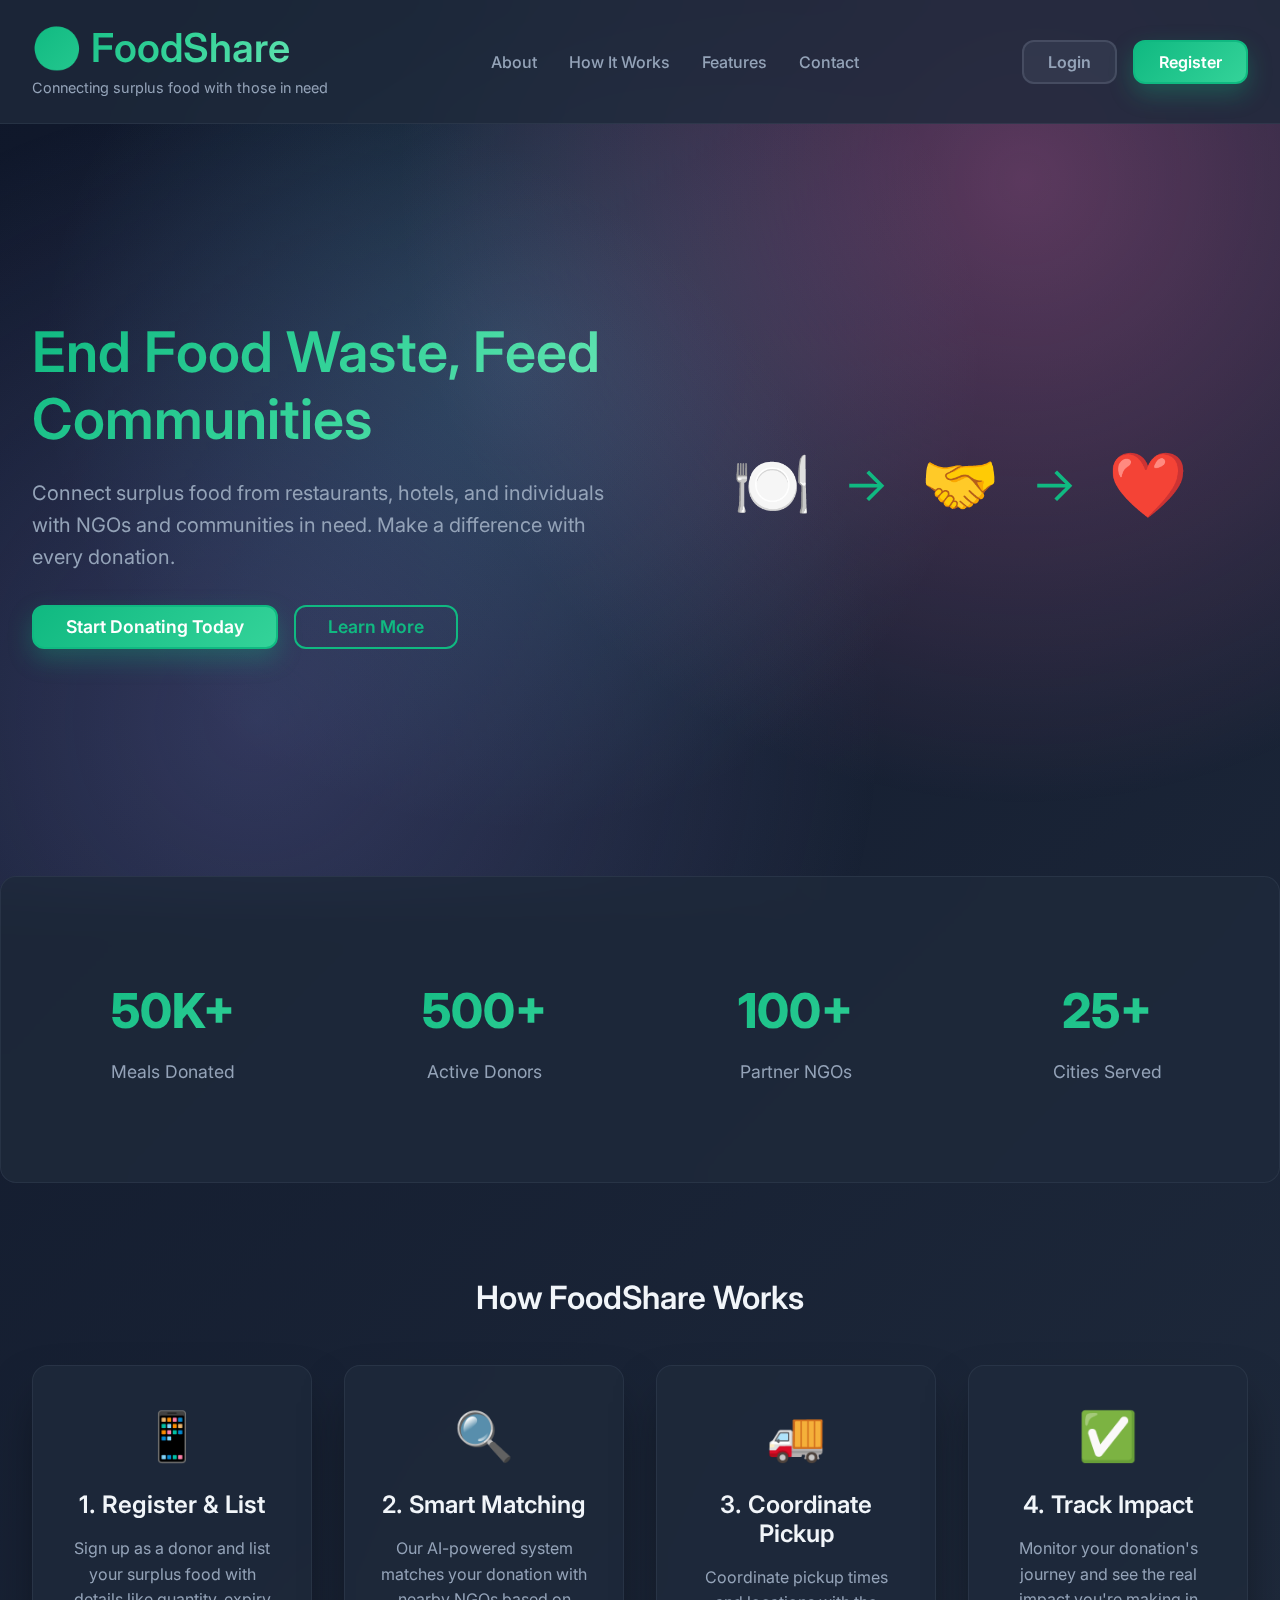
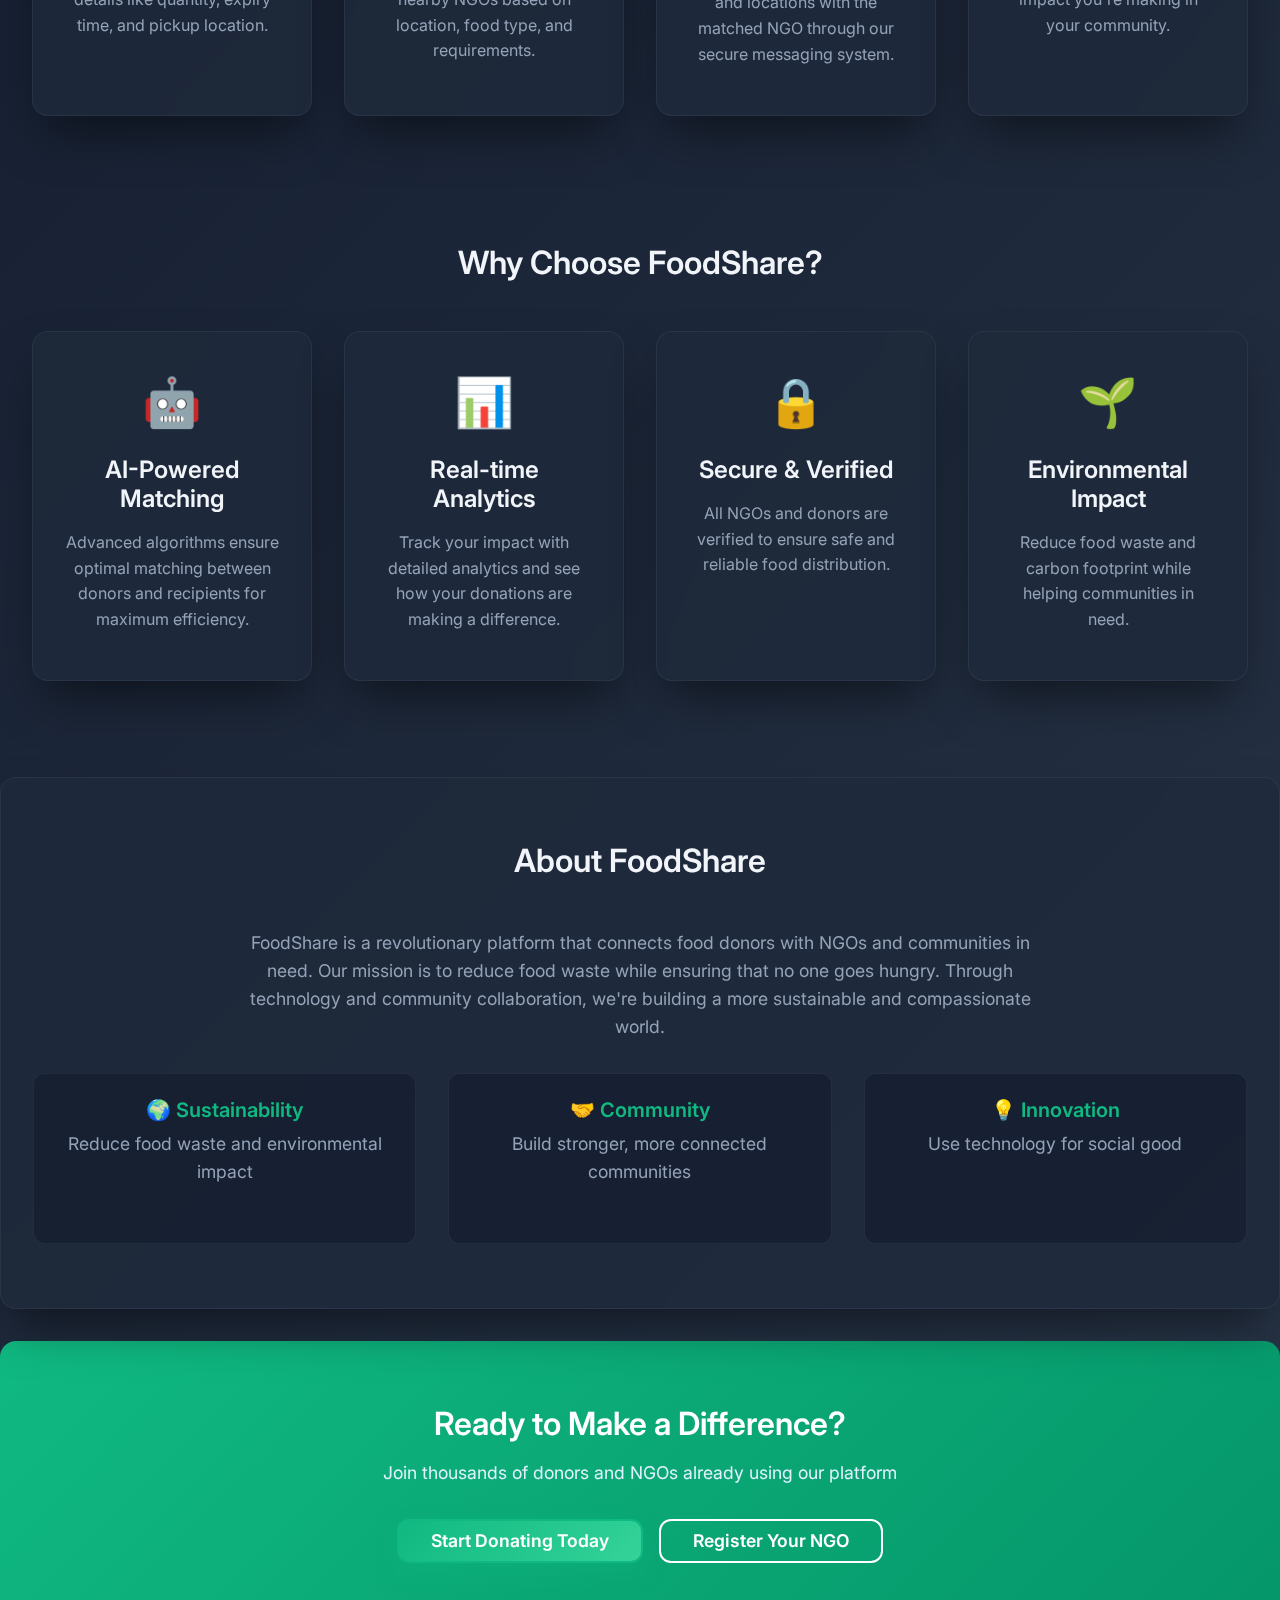
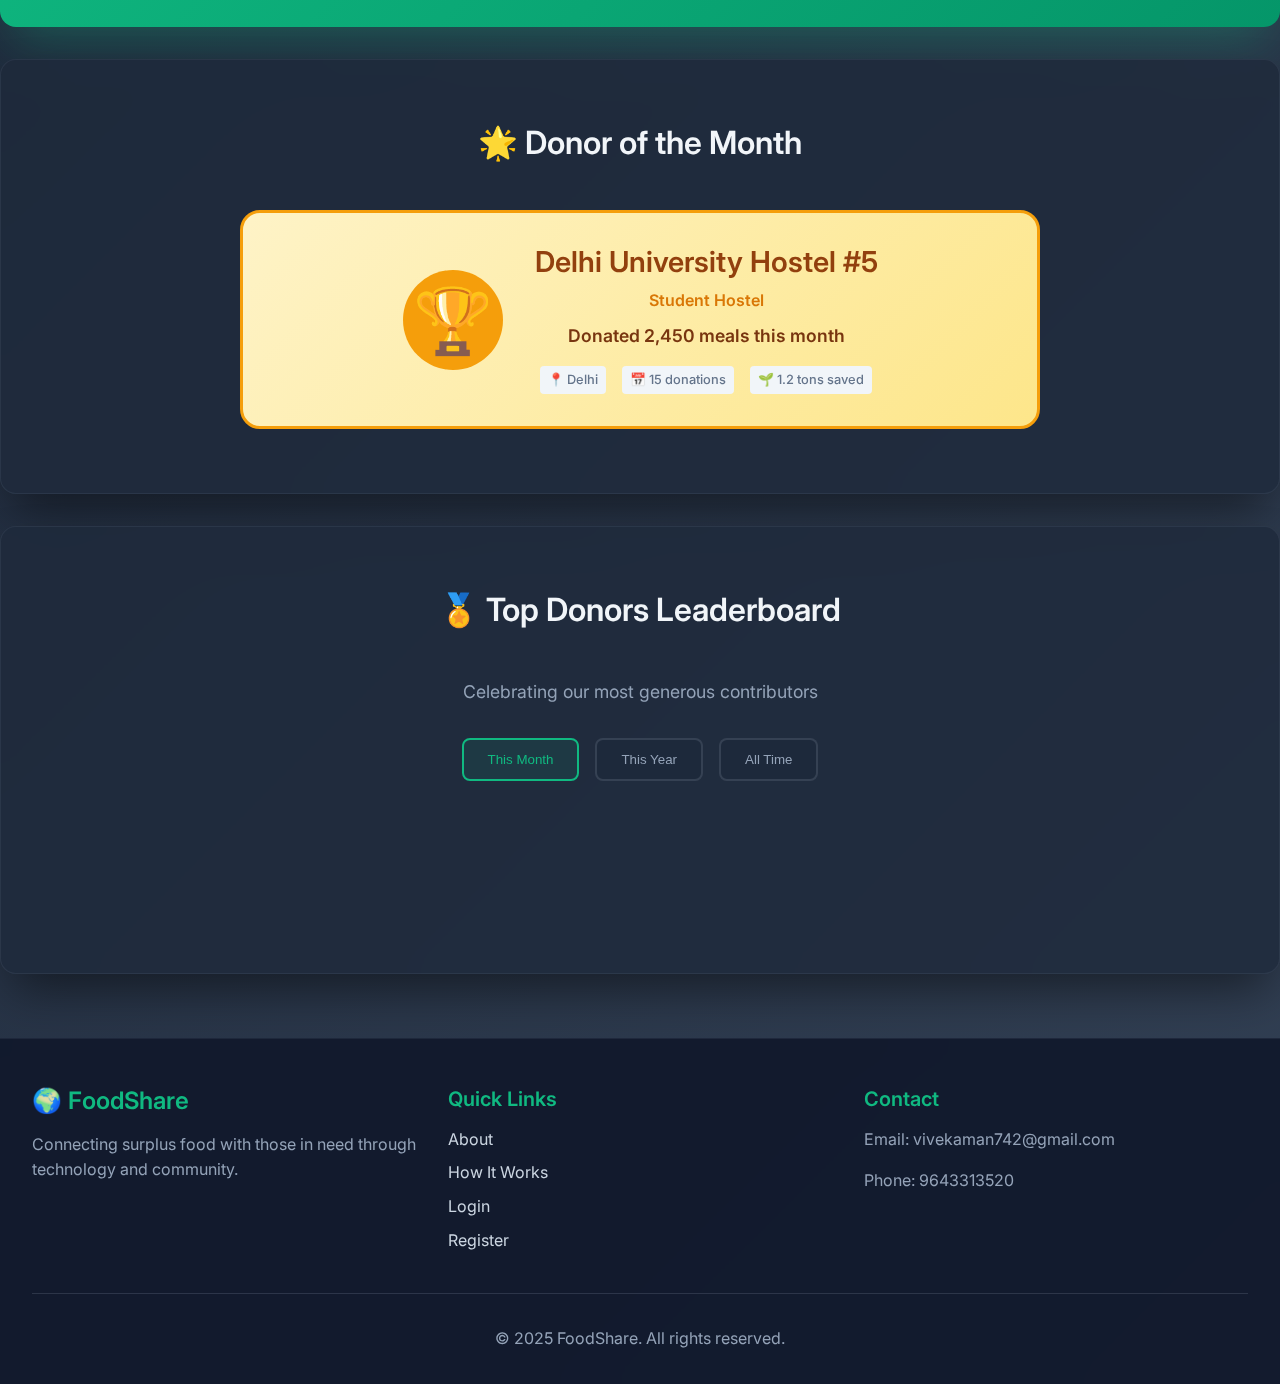
<file: frontend/index.html>
<!DOCTYPE html>
<html lang="en">
<head>
    <meta charset="UTF-8">
    <meta name="viewport" content="width=device-width, initial-scale=1.0">
    <title>🌍 FoodShare - Connecting Surplus Food with Those in Need</title>
    <link href="https://fonts.googleapis.com/css2?family=Inter:wght@300;400;500;600;700;800&display=swap" rel="stylesheet">
    <style>
        * {
            margin: 0;
            padding: 0;
            box-sizing: border-box;
        }

        body {
            font-family: 'Inter', -apple-system, BlinkMacSystemFont, 'Segoe UI', Roboto, sans-serif;
            background: linear-gradient(135deg, #0f172a 0%, #1e293b 50%, #334155 100%);
            color: #e2e8f0;
            line-height: 1.6;
            overflow-x: hidden;
        }

        .container {
            width: 100%;
            max-width: 100%;
            margin: 0;
            padding: 0;
        }

        /* Animated background */
        .container::before {
            content: '';
            position: fixed;
            top: 0;
            left: 0;
            width: 100%;
            height: 100%;
            background: 
                radial-gradient(circle at 20% 80%, rgba(120, 119, 198, 0.3) 0%, transparent 50%),
                radial-gradient(circle at 80% 20%, rgba(255, 119, 198, 0.3) 0%, transparent 50%),
                radial-gradient(circle at 40% 40%, rgba(120, 219, 255, 0.2) 0%, transparent 50%);
            z-index: -1;
            animation: backgroundShift 20s ease-in-out infinite;
        }

        @keyframes backgroundShift {
            0%, 100% { transform: translate(0, 0) rotate(0deg); }
            25% { transform: translate(-10px, -10px) rotate(1deg); }
            50% { transform: translate(10px, -5px) rotate(-1deg); }
            75% { transform: translate(-5px, 10px) rotate(1deg); }
        }

        /* Typography */
        h1, h2, h3, h4, h5, h6 {
            font-weight: 600;
            line-height: 1.2;
            margin-bottom: 1rem;
        }

        h1 { font-size: 2.5rem; }
        h2 { font-size: 2rem; }
        h3 { font-size: 1.5rem; }
        h4 { font-size: 1.25rem; }

        p {
            margin-bottom: 1rem;
            color: #94a3b8;
        }

        /* Buttons */
        .btn {
            display: inline-flex;
            align-items: center;
            justify-content: center;
            padding: 12px 24px;
            border-radius: 12px;
            text-decoration: none;
            font-weight: 600;
            text-align: center;
            transition: all 0.3s ease;
            border: 2px solid transparent;
            cursor: pointer;
            font-size: 1rem;
            line-height: 1;
            height: 44px;
        }

        .btn-primary {
            background: linear-gradient(135deg, #10b981, #34d399);
            color: white;
            border-color: #10b981;
            box-shadow: 0 10px 25px rgba(16, 185, 129, 0.3);
        }

        .btn-primary:hover {
            transform: translateY(-3px);
            box-shadow: 0 15px 35px rgba(16, 185, 129, 0.4);
        }

        .btn-secondary {
            background: rgba(148, 163, 184, 0.1);
            color: #94a3b8;
            border-color: rgba(148, 163, 184, 0.2);
        }

        .btn-secondary:hover {
            background: rgba(148, 163, 184, 0.2);
            color: #f1f5f9;
            transform: translateY(-2px);
        }

        .btn-outline {
            background: transparent;
            color: #10b981;
            border-color: #10b981;
        }

        .btn-outline:hover {
            background: #10b981;
            color: white;
            transform: translateY(-2px);
        }

        .btn-large {
            padding: 16px 32px;
            font-size: 1.1rem;
        }

        /* Header */
        .header {
            display: flex;
            justify-content: space-between;
            align-items: center;
            padding: 1.5rem 2rem;
            background: rgba(30, 41, 59, 0.8);
            backdrop-filter: blur(20px);
            border-bottom: 1px solid rgba(148, 163, 184, 0.1);
            position: sticky;
            top: 0;
            z-index: 100;
            gap: 2rem;
            width: 100%;
            box-sizing: border-box;
        }

        .logo h1 {
            background: linear-gradient(135deg, #10b981, #34d399, #6ee7b7);
            -webkit-background-clip: text;
            -webkit-text-fill-color: transparent;
            background-clip: text;
            margin-bottom: 0.25rem;
        }

        .logo p {
            color: #94a3b8;
            font-size: 0.9rem;
            margin-bottom: 0;
        }

        .nav {
            display: flex;
            align-items: center;
            gap: 2rem;
            margin: 0 auto;
        }

        .nav-link {
            text-decoration: none;
            color: #94a3b8;
            font-weight: 500;
            transition: color 0.3s ease;
            display: inline-block;
            padding: 0.5rem 0;
            line-height: 1;
        }

        .nav-link:hover {
            color: #10b981;
        }

        .auth-buttons {
            display: flex;
            gap: 1rem;
            align-items: center;
        }

        /* Hero Section */
        .hero {
            display: grid;
            grid-template-columns: 1fr 1fr;
            gap: 4rem;
            align-items: center;
            padding: 4rem 2rem;
            min-height: 80vh;
        }

        .hero-title {
            font-size: 3.5rem;
            background: linear-gradient(135deg, #10b981, #34d399, #6ee7b7);
            -webkit-background-clip: text;
            -webkit-text-fill-color: transparent;
            background-clip: text;
            margin-bottom: 1.5rem;
        }

        .hero-subtitle {
            font-size: 1.25rem;
            color: #94a3b8;
            margin-bottom: 2rem;
        }

        .hero-buttons {
            display: flex;
            gap: 1rem;
            flex-wrap: wrap;
        }

        .hero-image {
            display: flex;
            justify-content: center;
            align-items: center;
        }

        .hero-visual {
            display: flex;
            align-items: center;
            gap: 2rem;
            font-size: 4rem;
        }

        .arrow {
            font-size: 3rem;
            color: #10b981;
            animation: bounce 2s infinite;
        }

        @keyframes bounce {
            0%, 20%, 50%, 80%, 100% { transform: translateY(0); }
            40% { transform: translateY(-10px); }
            60% { transform: translateY(-5px); }
        }

        /* Stats Section */
        .stats {
            display: grid;
            grid-template-columns: repeat(auto-fit, minmax(200px, 1fr));
            gap: 2rem;
            padding: 4rem 2rem;
            background: rgba(30, 41, 59, 0.8);
            backdrop-filter: blur(20px);
            border: 1px solid rgba(148, 163, 184, 0.1);
            border-radius: 16px;
            margin: 2rem;
        }

        .stat-item {
            text-align: center;
            padding: 2rem;
        }

        .stat-number {
            font-size: 3rem;
            font-weight: 800;
            background: linear-gradient(135deg, #10b981, #34d399);
            -webkit-background-clip: text;
            -webkit-text-fill-color: transparent;
            background-clip: text;
            margin-bottom: 0.5rem;
        }

        .stat-label {
            color: #94a3b8;
            font-size: 1.1rem;
        }

        /* Sections */
        section {
            padding: 4rem 2rem;
            width: 100%;
            box-sizing: border-box;
        }

        section h2 {
            text-align: center;
            margin-bottom: 3rem;
            color: #f1f5f9;
        }

        /* How It Works */
        .steps {
            display: grid;
            grid-template-columns: repeat(auto-fit, minmax(250px, 1fr));
            gap: 2rem;
        }

        .step {
            text-align: center;
            padding: 2rem;
            background: rgba(30, 41, 59, 0.8);
            backdrop-filter: blur(20px);
            border: 1px solid rgba(148, 163, 184, 0.1);
            border-radius: 16px;
            box-shadow: 0 25px 50px -12px rgba(0, 0, 0, 0.5);
            transition: transform 0.3s ease;
        }

        .step:hover {
            transform: translateY(-5px);
            border-color: rgba(16, 185, 129, 0.3);
        }

        .step-icon {
            font-size: 3rem;
            margin-bottom: 1rem;
        }

        .step h3 {
            color: #f1f5f9;
            margin-bottom: 1rem;
        }

        /* Features */
        .feature-grid {
            display: grid;
            grid-template-columns: repeat(auto-fit, minmax(280px, 1fr));
            gap: 2rem;
        }

        .feature-card {
            background: rgba(30, 41, 59, 0.8);
            backdrop-filter: blur(20px);
            border: 1px solid rgba(148, 163, 184, 0.1);
            border-radius: 16px;
            padding: 2rem;
            box-shadow: 0 25px 50px -12px rgba(0, 0, 0, 0.5);
            text-align: center;
            transition: transform 0.3s ease;
        }

        .feature-card:hover {
            transform: translateY(-5px);
            border-color: rgba(16, 185, 129, 0.3);
        }

        .feature-icon {
            font-size: 3rem;
            margin-bottom: 1rem;
        }

        .feature-card h3 {
            color: #f1f5f9;
            margin-bottom: 1rem;
        }

        /* About Section */
        .about {
            background: rgba(30, 41, 59, 0.8);
            backdrop-filter: blur(20px);
            border: 1px solid rgba(148, 163, 184, 0.1);
            border-radius: 16px;
            padding: 4rem 2rem;
            box-shadow: 0 25px 50px -12px rgba(0, 0, 0, 0.5);
            text-align: center;
            margin: 2rem;
        }

        .about p {
            font-size: 1.1rem;
            max-width: 800px;
            margin: 0 auto 2rem;
        }

        .mission-values {
            display: grid;
            grid-template-columns: repeat(auto-fit, minmax(200px, 1fr));
            gap: 2rem;
            margin-top: 2rem;
        }

        .value {
            padding: 1.5rem;
            background: rgba(15, 23, 42, 0.5);
            border-radius: 12px;
            border: 1px solid rgba(148, 163, 184, 0.1);
        }

        .value h4 {
            color: #10b981;
            margin-bottom: 0.5rem;
        }

        /* CTA Section */
        .cta {
            text-align: center;
            background: linear-gradient(135deg, #10b981, #059669);
            color: white;
            padding: 4rem 2rem;
            border-radius: 16px;
            margin: 2rem;
            box-shadow: 0 25px 50px -12px rgba(16, 185, 129, 0.3);
        }

        .cta h2 {
            color: white;
            margin-bottom: 1rem;
        }

        .cta p {
            color: #e0f2fe;
            margin-bottom: 2rem;
            font-size: 1.1rem;
        }

        .cta-buttons {
            display: flex;
            gap: 1rem;
            justify-content: center;
            flex-wrap: wrap;
        }

        .cta .btn-outline {
            color: white;
            border-color: white;
        }

        .cta .btn-outline:hover {
            background: white;
            color: #10b981;
        }

        /* Donor of the Month Section */
        .donor-of-month {
            background: rgba(30, 41, 59, 0.8);
            backdrop-filter: blur(20px);
            border: 1px solid rgba(148, 163, 184, 0.1);
            border-radius: 16px;
            padding: 4rem 2rem;
            box-shadow: 0 25px 50px -12px rgba(0, 0, 0, 0.5);
            margin: 2rem;
            text-align: center;
        }

        .donor-card {
            display: flex;
            align-items: center;
            justify-content: center;
            gap: 2rem;
            max-width: 800px;
            margin: 0 auto;
            padding: 2rem;
            background: linear-gradient(135deg, #fef3c7, #fde68a);
            border-radius: 20px;
            border: 3px solid #f59e0b;
        }

        .donor-avatar {
            font-size: 4rem;
            background: #f59e0b;
            border-radius: 50%;
            width: 100px;
            height: 100px;
            display: flex;
            align-items: center;
            justify-content: center;
            color: white;
        }

        .donor-info h3 {
            color: #92400e;
            margin-bottom: 0.5rem;
            font-size: 1.8rem;
        }

        .donor-type {
            color: #d97706;
            font-weight: 600;
            margin-bottom: 0.5rem;
        }

        .donor-achievement {
            color: #78350f;
            font-size: 1.1rem;
            margin-bottom: 1rem;
            font-weight: 600;
        }

        .donor-stats {
            display: flex;
            gap: 1rem;
            flex-wrap: wrap;
            justify-content: center;
        }

        .stat {
            background: #fef3c7;
            color: #92400e;
            padding: 0.5rem 1rem;
            border-radius: 20px;
            font-size: 0.9rem;
            font-weight: 500;
        }

        /* Leaderboard Section */
        .leaderboard {
            background: rgba(30, 41, 59, 0.8);
            backdrop-filter: blur(20px);
            border: 1px solid rgba(148, 163, 184, 0.1);
            border-radius: 16px;
            padding: 4rem 2rem;
            box-shadow: 0 25px 50px -12px rgba(0, 0, 0, 0.5);
            margin: 2rem;
        }

        .section-subtitle {
            text-align: center;
            color: #94a3b8;
            margin-bottom: 2rem;
            font-size: 1.1rem;
        }

        .leaderboard-tabs {
            display: flex;
            justify-content: center;
            gap: 1rem;
            margin-bottom: 2rem;
        }

        .tab-btn {
            padding: 0.75rem 1.5rem;
            border: 2px solid rgba(148, 163, 184, 0.2);
            background: rgba(30, 41, 59, 0.8);
            color: #94a3b8;
            border-radius: 8px;
            cursor: pointer;
            transition: all 0.3s ease;
            font-weight: 500;
        }

        .tab-btn.active,
        .tab-btn:hover {
            border-color: #10b981;
            color: #10b981;
            background: rgba(16, 185, 129, 0.1);
        }

        .leaderboard-content {
            max-width: 1200px;
            margin: 0 auto;
        }

        .leaderboard-grid {
            display: flex;
            flex-direction: column;
            gap: 1rem;
            padding: 1rem 0;
            max-width: 800px;
            margin: 0 auto;
        }

        .leaderboard-item {
            display: flex;
            flex-direction: row;
            align-items: center;
            text-align: left;
            padding: 1.5rem 2rem;
            border-radius: 16px;
            transition: all 0.3s ease;
            border: 2px solid rgba(148, 163, 184, 0.1);
            background: rgba(30, 41, 59, 0.8);
            backdrop-filter: blur(20px);
            min-height: 80px;
            justify-content: space-between;
            gap: 1.5rem;
        }

        .leaderboard-item:hover {
            transform: translateY(-2px);
            box-shadow: 0 8px 25px rgba(0, 0, 0, 0.3);
            border-color: rgba(16, 185, 129, 0.3);
        }

        .leaderboard-item.rank-1 {
            background: linear-gradient(135deg, #fef3c7, #fde68a);
            border-color: #f59e0b;
            box-shadow: 0 4px 15px rgba(245, 158, 11, 0.2);
        }

        .leaderboard-item.rank-2 {
            background: linear-gradient(135deg, #f3f4f6, #e5e7eb);
            border-color: #6b7280;
            box-shadow: 0 4px 15px rgba(107, 114, 128, 0.2);
        }

        .leaderboard-item.rank-3 {
            background: linear-gradient(135deg, #fef3c7, #fbbf24);
            border-color: #d97706;
            box-shadow: 0 4px 15px rgba(217, 119, 6, 0.2);
        }

        .rank {
            font-size: 1.5rem;
            font-weight: bold;
            margin: 0;
            text-align: center;
            min-width: 60px;
        }

        .donor-details {
            flex: 1;
            margin: 0;
        }

        .donor-details h4 {
            color: #1e293b;
            margin-bottom: 0.5rem;
            font-size: 1.2rem;
            line-height: 1.3;
        }

        .donor-category {
            color: #64748b;
            font-size: 0.9rem;
            margin: 0;
            font-weight: 500;
        }

        .donation-amount {
            color: #10b981;
            font-weight: 600;
            font-size: 1.1rem;
            margin-bottom: 0.5rem;
            text-align: right;
        }

        .donation-value {
            color: #059669;
            font-weight: 700;
            font-size: 1.1rem;
            text-align: right;
        }

        .donation-stats {
            display: flex;
            flex-direction: column;
            align-items: flex-end;
            gap: 0.25rem;
        }

        .donor-stats {
            display: flex;
            gap: 1rem;
            margin-top: 0.5rem;
            flex-wrap: wrap;
        }

        .donor-stats .stat {
            font-size: 0.8rem;
            color: #64748b;
            background: #f1f5f9;
            padding: 0.25rem 0.5rem;
            border-radius: 4px;
            white-space: nowrap;
        }

        /* Footer */
        .footer {
            background: rgba(15, 23, 42, 0.9);
            backdrop-filter: blur(20px);
            color: white;
            padding: 3rem 2rem 1rem;
            margin-top: 4rem;
            width: 100%;
            box-sizing: border-box;
            border-top: 1px solid rgba(148, 163, 184, 0.1);
        }

        .footer-content {
            display: grid;
            grid-template-columns: repeat(auto-fit, minmax(250px, 1fr));
            gap: 2rem;
            margin-bottom: 2rem;
        }

        .footer-section h3,
        .footer-section h4 {
            color: #10b981;
            margin-bottom: 1rem;
        }

        .footer-section ul {
            list-style: none;
        }

        .footer-section ul li {
            margin-bottom: 0.5rem;
        }

        .footer-section a {
            color: #cbd5e1;
            text-decoration: none;
            transition: color 0.3s ease;
        }

        .footer-section a:hover {
            color: #10b981;
        }

        .footer-bottom {
            text-align: center;
            padding-top: 2rem;
            border-top: 1px solid rgba(148, 163, 184, 0.2);
            color: #94a3b8;
        }

        /* Responsive Design */
        @media (max-width: 768px) {
            .header {
                flex-direction: column;
                gap: 1rem;
                text-align: center;
            }
            
            .nav {
                flex-direction: column;
                gap: 1rem;
            }
            
            .hero {
                grid-template-columns: 1fr;
                text-align: center;
                gap: 2rem;
            }
            
            .hero-title {
                font-size: 2.5rem;
            }
            
            .hero-buttons {
                justify-content: center;
            }
            
            .stats {
                grid-template-columns: 1fr;
            }
            
            .steps {
                grid-template-columns: 1fr;
            }
            
            .feature-grid {
                grid-template-columns: 1fr;
            }
            
            .mission-values {
                grid-template-columns: 1fr;
            }
            
            .cta-buttons {
                flex-direction: column;
                align-items: center;
            }
            
            .donor-card {
                flex-direction: column;
                text-align: center;
                gap: 1rem;
            }
            
            .donor-stats {
                justify-content: center;
            }
            
            .leaderboard-tabs {
                flex-wrap: wrap;
                justify-content: center;
            }
            
            .footer-content {
                grid-template-columns: 1fr;
                text-align: center;
            }
        }

        @media (max-width: 480px) {
            .container {
                padding: 0 15px;
            }
            
            .hero-title {
                font-size: 2rem;
            }
            
            .btn {
                padding: 10px 20px;
                font-size: 0.9rem;
            }
            
            .btn-large {
                padding: 14px 28px;
                font-size: 1rem;
            }
        }

        /* Animations */
        @keyframes fadeInUp {
            from {
                opacity: 0;
                transform: translateY(30px);
            }
            to {
                opacity: 1;
                transform: translateY(0);
            }
        }

        .step, .feature-card {
            animation: fadeInUp 0.6s ease-out;
        }

        .step:nth-child(2) { animation-delay: 0.1s; }
        .step:nth-child(3) { animation-delay: 0.2s; }
        .step:nth-child(4) { animation-delay: 0.3s; }

        .feature-card:nth-child(2) { animation-delay: 0.1s; }
        .feature-card:nth-child(3) { animation-delay: 0.2s; }
        .feature-card:nth-child(4) { animation-delay: 0.3s; }
    </style>
</head>
<body>
    <div class="container">
        <!-- Header -->
        <header class="header">
            <div class="logo">
                <h1>🌍 FoodShare</h1>
                <p>Connecting surplus food with those in need</p>
            </div>
            <nav class="nav">
                <a href="#about" class="nav-link">About</a>
                <a href="#how-it-works" class="nav-link">How It Works</a>
                <a href="#features" class="nav-link">Features</a>
                <a href="#contact" class="nav-link">Contact</a>
            </nav>
            <div class="auth-buttons">
                <a href="login.html" class="btn btn-secondary">Login</a>
                <a href="register.html" class="btn btn-primary">Register</a>
            </div>
        </header>

        <!-- Hero Section -->
        <section class="hero">
            <div class="hero-content">
                <h1 class="hero-title">End Food Waste, Feed Communities</h1>
                <p class="hero-subtitle">Connect surplus food from restaurants, hotels, and individuals with NGOs and communities in need. Make a difference with every donation.</p>
                <div class="hero-buttons">
                    <a href="register.html" class="btn btn-primary btn-large">Start Donating Today</a>
                    <a href="#how-it-works" class="btn btn-outline btn-large">Learn More</a>
                </div>
            </div>
            <div class="hero-image">
                <div class="hero-visual">
                    <span>🍽️</span>
                    <span class="arrow">→</span>
                    <span>🤝</span>
                    <span class="arrow">→</span>
                    <span>❤️</span>
                </div>
            </div>
        </section>

        <!-- Stats Section -->
        <section class="stats">
            <div class="stat-item">
                <div class="stat-number">50K+</div>
                <div class="stat-label">Meals Donated</div>
            </div>
            <div class="stat-item">
                <div class="stat-number">500+</div>
                <div class="stat-label">Active Donors</div>
            </div>
            <div class="stat-item">
                <div class="stat-number">100+</div>
                <div class="stat-label">Partner NGOs</div>
            </div>
            <div class="stat-item">
                <div class="stat-number">25+</div>
                <div class="stat-label">Cities Served</div>
            </div>
        </section>

        <!-- How It Works -->
        <section id="how-it-works">
            <h2>How FoodShare Works</h2>
            <div class="steps">
                <div class="step">
                    <div class="step-icon">📱</div>
                    <h3>1. Register & List</h3>
                    <p>Sign up as a donor and list your surplus food with details like quantity, expiry time, and pickup location.</p>
                </div>
                <div class="step">
                    <div class="step-icon">🔍</div>
                    <h3>2. Smart Matching</h3>
                    <p>Our AI-powered system matches your donation with nearby NGOs based on location, food type, and requirements.</p>
                </div>
                <div class="step">
                    <div class="step-icon">🚚</div>
                    <h3>3. Coordinate Pickup</h3>
                    <p>Coordinate pickup times and locations with the matched NGO through our secure messaging system.</p>
                </div>
                <div class="step">
                    <div class="step-icon">✅</div>
                    <h3>4. Track Impact</h3>
                    <p>Monitor your donation's journey and see the real impact you're making in your community.</p>
                </div>
            </div>
        </section>

        <!-- Features -->
        <section id="features">
            <h2>Why Choose FoodShare?</h2>
            <div class="feature-grid">
                <div class="feature-card">
                    <div class="feature-icon">🤖</div>
                    <h3>AI-Powered Matching</h3>
                    <p>Advanced algorithms ensure optimal matching between donors and recipients for maximum efficiency.</p>
                </div>
                <div class="feature-card">
                    <div class="feature-icon">📊</div>
                    <h3>Real-time Analytics</h3>
                    <p>Track your impact with detailed analytics and see how your donations are making a difference.</p>
                </div>
                <div class="feature-card">
                    <div class="feature-icon">🔒</div>
                    <h3>Secure & Verified</h3>
                    <p>All NGOs and donors are verified to ensure safe and reliable food distribution.</p>
                </div>
                <div class="feature-card">
                    <div class="feature-icon">🌱</div>
                    <h3>Environmental Impact</h3>
                    <p>Reduce food waste and carbon footprint while helping communities in need.</p>
                </div>
            </div>
        </section>

        <!-- About Section -->
        <section id="about" class="about">
            <h2>About FoodShare</h2>
            <p>FoodShare is a revolutionary platform that connects food donors with NGOs and communities in need. Our mission is to reduce food waste while ensuring that no one goes hungry. Through technology and community collaboration, we're building a more sustainable and compassionate world.</p>
            <div class="mission-values">
                <div class="value">
                    <h4>🌍 Sustainability</h4>
                    <p>Reduce food waste and environmental impact</p>
                </div>
                <div class="value">
                    <h4>🤝 Community</h4>
                    <p>Build stronger, more connected communities</p>
                </div>
                <div class="value">
                    <h4>💡 Innovation</h4>
                    <p>Use technology for social good</p>
                </div>
            </div>
        </section>

        <!-- CTA Section -->
        <section class="cta">
            <h2>Ready to Make a Difference?</h2>
            <p>Join thousands of donors and NGOs already using our platform</p>
            <div class="cta-buttons">
                <a href="register.html" class="btn btn-primary btn-large">Start Donating Today</a>
                <a href="register-ngo.html" class="btn btn-outline btn-large">Register Your NGO</a>
            </div>
        </section>

        <!-- Donor of the Month Section -->
        <section class="donor-of-month">
            <h2>🌟 Donor of the Month</h2>
            <div class="donor-card">
                <div class="donor-avatar">🏆</div>
                <div class="donor-info">
                    <h3>Delhi University Hostel #5</h3>
                    <p class="donor-type">Student Hostel</p>
                    <p class="donor-achievement">Donated 2,450 meals this month</p>
                    <div class="donor-stats">
                        <span class="stat">📍 Delhi</span>
                        <span class="stat">📅 15 donations</span>
                        <span class="stat">🌱 1.2 tons saved</span>
                    </div>
                </div>
            </div>
        </section>

        <!-- Leaderboard Section -->
        <section class="leaderboard">
            <h2>🏅 Top Donors Leaderboard</h2>
            <p class="section-subtitle">Celebrating our most generous contributors</p>
            
            <div class="leaderboard-tabs">
                <button class="tab-btn active" data-tab="monthly">This Month</button>
                <button class="tab-btn" data-tab="yearly">This Year</button>
                <button class="tab-btn" data-tab="all-time">All Time</button>
            </div>

            <div class="leaderboard-content">
                <div class="tab-content active" id="monthly">
                    <div class="leaderboard-grid" id="monthly-grid">
                        <!-- Data will be loaded dynamically from backend -->
                    </div>
                </div>

                <div class="tab-content" id="yearly">
                    <div class="leaderboard-grid" id="yearly-grid">
                        <!-- Data will be loaded dynamically from backend -->
                    </div>
                </div>

                <div class="tab-content" id="all-time">
                    <div class="leaderboard-grid" id="all-time-grid">
                        <!-- Data will be loaded dynamically from backend -->
                    </div>
                </div>
            </div>
        </section>

        <!-- Footer -->
        <footer id="contact" class="footer">
            <div class="footer-content">
                <div class="footer-section">
                    <h3>🌍 FoodShare</h3>
                    <p>Connecting surplus food with those in need through technology and community.</p>
                </div>
                <div class="footer-section">
                    <h4>Quick Links</h4>
                    <ul>
                        <li><a href="#about">About</a></li>
                        <li><a href="#how-it-works">How It Works</a></li>
                        <li><a href="login.html">Login</a></li>
                        <li><a href="register.html">Register</a></li>
                    </ul>
                </div>
                <div class="footer-section">
                    <h4>Contact</h4>
                    <p>Email: vivekaman742@gmail.com</p>
                    <p>Phone: 9643313520</p>
                </div>
            </div>
            <div class="footer-bottom">
                <p>&copy; 2025 FoodShare. All rights reserved.</p>
            </div>
        </footer>
    </div>

    <script src="script.js"></script>
</body>
</html>
</file>
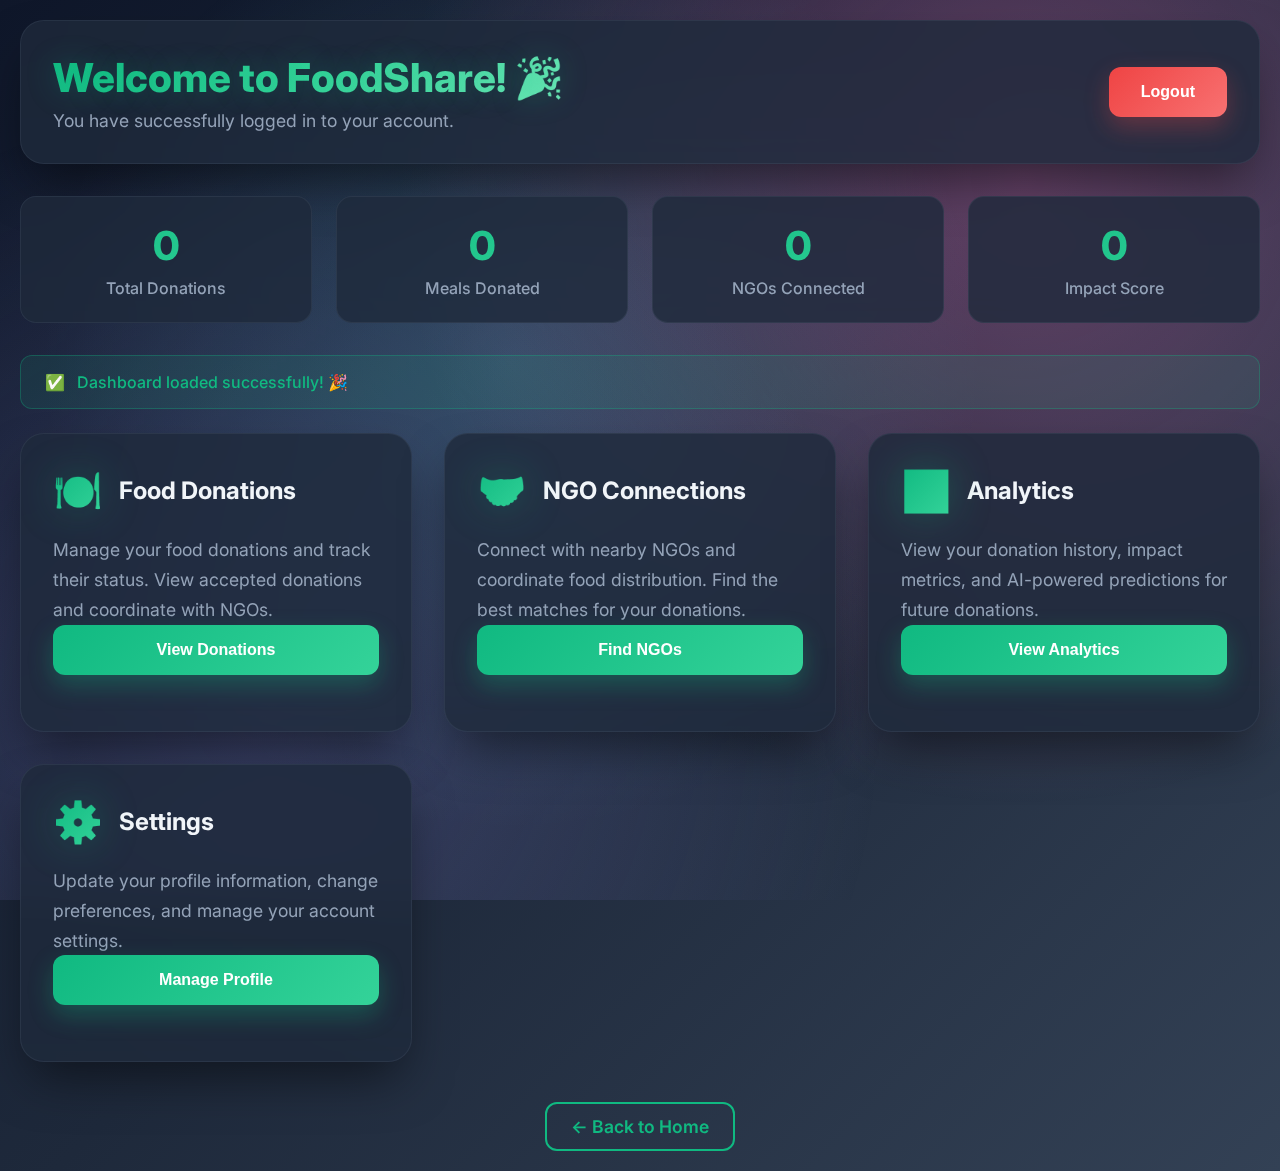
<file: frontend/dashboard.html>
<!DOCTYPE html>
<html lang="en">
<head>
    <meta charset="UTF-8">
    <meta name="viewport" content="width=device-width, initial-scale=1.0">
    <title>Dashboard - 🌍 FoodShare</title>
    <link href="https://fonts.googleapis.com/css2?family=Inter:wght@300;400;500;600;700;800&display=swap" rel="stylesheet">
    <style>
        * {
            margin: 0;
            padding: 0;
            box-sizing: border-box;
        }

        body {
            font-family: 'Inter', -apple-system, BlinkMacSystemFont, 'Segoe UI', Roboto, sans-serif;
            background: linear-gradient(135deg, #0f172a 0%, #1e293b 50%, #334155 100%);
            color: #e2e8f0;
            min-height: 100vh;
            overflow-x: hidden;
        }

        .dashboard-container {
            min-height: 100vh;
            padding: 20px;
            position: relative;
        }

        /* Animated background */
        .dashboard-container::before {
            content: '';
            position: fixed;
            top: 0;
            left: 0;
            width: 100%;
            height: 100%;
            background: 
                radial-gradient(circle at 20% 80%, rgba(120, 119, 198, 0.3) 0%, transparent 50%),
                radial-gradient(circle at 80% 20%, rgba(255, 119, 198, 0.3) 0%, transparent 50%),
                radial-gradient(circle at 40% 40%, rgba(120, 219, 255, 0.2) 0%, transparent 50%);
            z-index: -1;
            animation: backgroundShift 20s ease-in-out infinite;
        }

        @keyframes backgroundShift {
            0%, 100% { transform: translate(0, 0) rotate(0deg); }
            25% { transform: translate(-10px, -10px) rotate(1deg); }
            50% { transform: translate(10px, -5px) rotate(-1deg); }
            75% { transform: translate(-5px, 10px) rotate(1deg); }
        }

        .dashboard-header {
            background: rgba(30, 41, 59, 0.8);
            backdrop-filter: blur(20px);
            border: 1px solid rgba(148, 163, 184, 0.1);
            border-radius: 24px;
            padding: 32px;
            margin-bottom: 32px;
            box-shadow: 0 25px 50px -12px rgba(0, 0, 0, 0.5);
            display: flex;
            justify-content: space-between;
            align-items: center;
            position: relative;
            overflow: hidden;
        }

        .dashboard-header::before {
            content: '';
            position: absolute;
            top: 0;
            left: -100%;
            width: 100%;
            height: 100%;
            background: linear-gradient(90deg, transparent, rgba(255, 255, 255, 0.1), transparent);
            animation: shimmer 3s infinite;
        }

        @keyframes shimmer {
            0% { left: -100%; }
            100% { left: 100%; }
        }

        .welcome-section h1 {
            background: linear-gradient(135deg, #10b981, #34d399, #6ee7b7);
            -webkit-background-clip: text;
            -webkit-text-fill-color: transparent;
            background-clip: text;
            font-size: 2.5rem;
            font-weight: 800;
            margin-bottom: 8px;
            text-shadow: 0 0 30px rgba(16, 185, 129, 0.3);
        }

        .welcome-section p {
            color: #94a3b8;
            font-size: 1.1rem;
            margin: 0;
        }

        .logout-btn {
            background: linear-gradient(135deg, #ef4444, #f87171);
            color: white;
            border: none;
            padding: 16px 32px;
            border-radius: 12px;
            cursor: pointer;
            font-weight: 600;
            font-size: 1rem;
            transition: all 0.3s ease;
            box-shadow: 0 10px 25px rgba(239, 68, 68, 0.3);
            position: relative;
            overflow: hidden;
        }

        .logout-btn::before {
            content: '';
            position: absolute;
            top: 0;
            left: -100%;
            width: 100%;
            height: 100%;
            background: linear-gradient(90deg, transparent, rgba(255, 255, 255, 0.2), transparent);
            transition: left 0.5s;
        }

        .logout-btn:hover::before {
            left: 100%;
        }

        .logout-btn:hover {
            transform: translateY(-3px);
            box-shadow: 0 15px 35px rgba(239, 68, 68, 0.4);
        }

        .dashboard-content {
            display: grid;
            grid-template-columns: repeat(auto-fit, minmax(350px, 1fr));
            gap: 32px;
            margin-bottom: 32px;
        }

        .dashboard-card {
            background: rgba(30, 41, 59, 0.8);
            backdrop-filter: blur(20px);
            border: 1px solid rgba(148, 163, 184, 0.1);
            border-radius: 24px;
            padding: 32px;
            box-shadow: 0 25px 50px -12px rgba(0, 0, 0, 0.5);
            transition: all 0.4s ease;
            position: relative;
            overflow: hidden;
        }

        .dashboard-card::before {
            content: '';
            position: absolute;
            top: 0;
            left: 0;
            right: 0;
            height: 3px;
            background: linear-gradient(90deg, #10b981, #34d399, #6ee7b7);
            transform: scaleX(0);
            transition: transform 0.3s ease;
        }

        .dashboard-card:hover::before {
            transform: scaleX(1);
        }

        .dashboard-card:hover {
            transform: translateY(-8px) scale(1.02);
            box-shadow: 0 35px 70px -12px rgba(0, 0, 0, 0.7);
            border-color: rgba(16, 185, 129, 0.3);
        }

        .card-header {
            display: flex;
            align-items: center;
            gap: 16px;
            margin-bottom: 20px;
        }

        .card-icon {
            font-size: 2.5rem;
            background: linear-gradient(135deg, #10b981, #34d399);
            -webkit-background-clip: text;
            -webkit-text-fill-color: transparent;
            background-clip: text;
            filter: drop-shadow(0 0 20px rgba(16, 185, 129, 0.3));
        }

        .card-title {
            font-size: 1.5rem;
            font-weight: 700;
            color: #f1f5f9;
            margin: 0;
        }

        .card-content {
            color: #94a3b8;
            line-height: 1.7;
            margin-bottom: 24px;
            font-size: 1.1rem;
        }

        .action-btn {
            background: linear-gradient(135deg, #10b981, #34d399);
            color: white;
            border: none;
            padding: 16px 28px;
            border-radius: 12px;
            cursor: pointer;
            font-weight: 600;
            font-size: 1rem;
            transition: all 0.3s ease;
            box-shadow: 0 10px 25px rgba(16, 185, 129, 0.3);
            position: relative;
            overflow: hidden;
            width: 100%;
        }

        .action-btn::before {
            content: '';
            position: absolute;
            top: 0;
            left: -100%;
            width: 100%;
            height: 100%;
            background: linear-gradient(90deg, transparent, rgba(255, 255, 255, 0.2), transparent);
            transition: left 0.5s;
        }

        .action-btn:hover::before {
            left: 100%;
        }

        .action-btn:hover {
            transform: translateY(-2px);
            box-shadow: 0 15px 35px rgba(16, 185, 129, 0.4);
        }

        .back-home {
            text-align: center;
            margin-top: 40px;
        }

        .back-home a {
            color: #10b981;
            text-decoration: none;
            font-weight: 600;
            font-size: 1.1rem;
            padding: 12px 24px;
            border: 2px solid #10b981;
            border-radius: 12px;
            transition: all 0.3s ease;
            display: inline-block;
        }

        .back-home a:hover {
            background: #10b981;
            color: white;
            transform: translateY(-2px);
            box-shadow: 0 10px 25px rgba(16, 185, 129, 0.3);
        }

        .message-container {
            margin-bottom: 24px;
        }

        .message {
            padding: 16px 24px;
            border-radius: 12px;
            margin-bottom: 16px;
            font-weight: 500;
            display: flex;
            align-items: center;
            gap: 12px;
            animation: slideIn 0.3s ease;
        }

        @keyframes slideIn {
            from {
                opacity: 0;
                transform: translateY(-20px);
            }
            to {
                opacity: 1;
                transform: translateY(0);
            }
        }

        .message.success {
            background: rgba(16, 185, 129, 0.1);
            color: #10b981;
            border: 1px solid rgba(16, 185, 129, 0.3);
        }

        .message.error {
            background: rgba(239, 68, 68, 0.1);
            color: #ef4444;
            border: 1px solid rgba(239, 68, 68, 0.3);
        }

        .message.info {
            background: rgba(59, 130, 246, 0.1);
            color: #3b82f6;
            border: 1px solid rgba(59, 130, 246, 0.3);
        }

        .stats-grid {
            display: grid;
            grid-template-columns: repeat(auto-fit, minmax(200px, 1fr));
            gap: 24px;
            margin-bottom: 32px;
        }

        .stat-card {
            background: rgba(30, 41, 59, 0.8);
            backdrop-filter: blur(20px);
            border: 1px solid rgba(148, 163, 184, 0.1);
            border-radius: 16px;
            padding: 24px;
            text-align: center;
            transition: all 0.3s ease;
        }

        .stat-card:hover {
            transform: translateY(-4px);
            border-color: rgba(16, 185, 129, 0.3);
        }

        .stat-number {
            font-size: 2.5rem;
            font-weight: 800;
            background: linear-gradient(135deg, #10b981, #34d399);
            -webkit-background-clip: text;
            -webkit-text-fill-color: transparent;
            background-clip: text;
            margin-bottom: 8px;
        }

        .stat-label {
            color: #94a3b8;
            font-weight: 500;
        }

        /* Responsive Design */
        @media (max-width: 768px) {
            .dashboard-container {
                padding: 16px;
            }

            .dashboard-header {
                flex-direction: column;
                gap: 20px;
                text-align: center;
            }

            .welcome-section h1 {
                font-size: 2rem;
            }

            .dashboard-content {
                grid-template-columns: 1fr;
                gap: 24px;
            }

            .stats-grid {
                grid-template-columns: repeat(2, 1fr);
            }
        }

        @media (max-width: 480px) {
            .stats-grid {
                grid-template-columns: 1fr;
            }

            .dashboard-card {
                padding: 24px;
            }
        }

        /* Loading animation */
        .loading {
            display: inline-block;
            width: 20px;
            height: 20px;
            border: 3px solid rgba(255, 255, 255, 0.3);
            border-radius: 50%;
            border-top-color: #10b981;
            animation: spin 1s ease-in-out infinite;
        }

        @keyframes spin {
            to { transform: rotate(360deg); }
        }
    </style>
</head>
<body>
    <div class="dashboard-container">
        <div class="dashboard-header">
            <div class="welcome-section">
                <h1>Welcome to FoodShare! 🎉</h1>
                <p>You have successfully logged in to your account.</p>
            </div>
            <button class="logout-btn" onclick="logout()">Logout</button>
        </div>

        <!-- Stats Grid -->
        <div class="stats-grid">
            <div class="stat-card">
                <div class="stat-number" id="totalDonations">0</div>
                <div class="stat-label">Total Donations</div>
            </div>
            <div class="stat-card">
                <div class="stat-number" id="mealsDonated">0</div>
                <div class="stat-label">Meals Donated</div>
            </div>
            <div class="stat-card">
                <div class="stat-number" id="ngosConnected">0</div>
                <div class="stat-label">NGOs Connected</div>
            </div>
            <div class="stat-card">
                <div class="stat-number" id="impactScore">0</div>
                <div class="stat-label">Impact Score</div>
            </div>
        </div>

        <!-- Messages Container -->
        <div class="message-container" id="messageContainer"></div>

        <div class="dashboard-content">
            <div class="dashboard-card">
                <div class="card-header">
                    <span class="card-icon">🍽️</span>
                    <h3 class="card-title">Food Donations</h3>
                </div>
                <div class="card-content">
                    <p>Manage your food donations and track their status. View accepted donations and coordinate with NGOs.</p>
                    <button class="action-btn" onclick="viewDonations()">View Donations</button>
                </div>
            </div>

            <div class="dashboard-card">
                <div class="card-header">
                    <span class="card-icon">🤝</span>
                    <h3 class="card-title">NGO Connections</h3>
                </div>
                <div class="card-content">
                    <p>Connect with nearby NGOs and coordinate food distribution. Find the best matches for your donations.</p>
                    <button class="action-btn" onclick="findNGOs()">Find NGOs</button>
                </div>
            </div>

            <div class="dashboard-card">
                <div class="card-header">
                    <span class="card-icon">📊</span>
                    <h3 class="card-title">Analytics</h3>
                </div>
                <div class="card-content">
                    <p>View your donation history, impact metrics, and AI-powered predictions for future donations.</p>
                    <button class="action-btn" onclick="viewAnalytics()">View Analytics</button>
                </div>
            </div>

            <div class="dashboard-card">
                <div class="card-header">
                    <span class="card-icon">⚙️</span>
                    <h3 class="card-title">Settings</h3>
                </div>
                <div class="card-content">
                    <p>Update your profile information, change preferences, and manage your account settings.</p>
                    <button class="action-btn" onclick="manageProfile()">Manage Profile</button>
                </div>
            </div>
        </div>

        <div class="back-home">
            <a href="index.html">← Back to Home</a>
        </div>
    </div>

    <script>
        // Check if user is authenticated
        function checkAuth() {
            const token = localStorage.getItem('foodshare_token');
            if (!token) {
                // For demo purposes, create a mock token
                localStorage.setItem('foodshare_token', 'demo_token_123');
                localStorage.setItem('foodshare_user', JSON.stringify({
                    name: 'Demo User',
                    email: 'demo@foodshare.com'
                }));
            }
            
            // Load dashboard data
            loadDashboardData();
        }

        function logout() {
            localStorage.removeItem('foodshare_token');
            localStorage.removeItem('foodshare_user');
            window.location.href = 'index.html';
        }

        // Load dashboard data with animations
        async function loadDashboardData() {
            try {
                // Fetch real data from backend
                const [donationsData, ngosData, analyticsData] = await Promise.all([
                    fetchDonationsData(),
                    fetchNGOsData(),
                    fetchAnalyticsData()
                ]);

                // Animate stats with real data
                animateStats({
                    totalDonations: donationsData.length,
                    mealsDonated: donationsData.reduce((sum, d) => sum + d.quantity, 0),
                    ngosConnected: ngosData.length,
                    impactScore: Math.floor((donationsData.length * 10) + (ngosData.length * 5))
                });
                
                // Show welcome message
                showMessage('Dashboard loaded successfully! 🎉', 'success');
            } catch (error) {
                console.error('Error loading dashboard data:', error);
                showMessage('Error loading dashboard data. Using fallback data.', 'error');
                
                // Fallback to basic stats
                animateStats({
                    totalDonations: 8,
                    mealsDonated: 500,
                    ngosConnected: 8,
                    impactScore: 85
                });
            }
        }

        // Fetch donations data from backend
        async function fetchDonationsData() {
            try {
                const response = await fetch('http://localhost:8080/api/donations');
                if (response.ok) {
                    return await response.json();
                } else {
                    throw new Error('Failed to fetch donations');
                }
            } catch (error) {
                console.error('Error fetching donations:', error);
                // Return empty array if API fails
                return [];
            }
        }

        // Fetch NGOs data from backend
        async function fetchNGOsData() {
            try {
                const response = await fetch('http://localhost:8080/api/ngos');
                if (response.ok) {
                    return await response.json();
                } else {
                    throw new Error('Failed to fetch NGOs');
                }
            } catch (error) {
                console.error('Error fetching NGOs:', error);
                // Return empty array if API fails
                return [];
            }
        }

        // Fetch analytics data from backend
        async function fetchAnalyticsData() {
            try {
                const response = await fetch('http://localhost:8080/api/analytics');
                if (response.ok) {
                    return await response.json();
                } else {
                    throw new Error('Failed to fetch analytics');
                }
            } catch (error) {
                console.error('Error fetching analytics:', error);
                // Return empty object if API fails
                return {};
            }
        }

        // Animate statistics
        function animateStats(stats) {
            animateNumber('totalDonations', stats.totalDonations);
            animateNumber('mealsDonated', Math.floor(stats.mealsDonated));
            animateNumber('ngosConnected', stats.ngosConnected);
            animateNumber('impactScore', stats.impactScore);
        }

        function animateNumber(elementId, targetValue) {
            const element = document.getElementById(elementId);
            const duration = 2000;
            const startTime = performance.now();
            const startValue = 0;

            function updateNumber(currentTime) {
                const elapsed = currentTime - startTime;
                const progress = Math.min(elapsed / duration, 1);
                
                const currentValue = Math.floor(startValue + (targetValue - startValue) * progress);
                element.textContent = currentValue;

                if (progress < 1) {
                    requestAnimationFrame(updateNumber);
                }
            }

            requestAnimationFrame(updateNumber);
        }

        // View Donations functionality
        async function viewDonations() {
            try {
                showMessage('Loading donations...', 'info');
                
                const donations = await fetchDonationsData();
                
                if (donations.length > 0) {
                    // Store donations in localStorage for the donations page
                    localStorage.setItem('foodshare_donations', JSON.stringify(donations));
                    
                    showMessage(`Found ${donations.length} donations!`, 'success');
                    
                    // Navigate to donations page
                    setTimeout(() => {
                        window.location.href = 'donations.html';
                    }, 1000);
                } else {
                    showMessage('No donations found. Create your first donation!', 'info');
                }
                
            } catch (error) {
                console.error('Error loading donations:', error);
                showMessage('Error loading donations: ' + error.message, 'error');
            }
        }

        // Find NGOs functionality
        async function findNGOs() {
            try {
                showMessage('Finding nearby NGOs...', 'info');
                
                const ngos = await fetchNGOsData();
                
                if (ngos.length > 0) {
                    // Store NGOs in localStorage for the NGOs page
                    localStorage.setItem('foodshare_ngos', JSON.stringify(ngos));
                    
                    showMessage(`Found ${ngos.length} nearby NGOs!`, 'success');
                    
                    // Navigate to NGOs page
                    setTimeout(() => {
                        window.location.href = 'ngos.html';
                    }, 1000);
                } else {
                    showMessage('No NGOs found in your area.', 'info');
                }
                
            } catch (error) {
                console.error('Error finding NGOs:', error);
                showMessage('Error finding NGOs: ' + error.message, 'error');
            }
        }

        // View Analytics functionality
        async function viewAnalytics() {
            try {
                showMessage('Loading analytics...', 'info');
                
                const analytics = await fetchAnalyticsData();
                
                // Store analytics in localStorage for the analytics page
                localStorage.setItem('foodshare_analytics', JSON.stringify(analytics));
                
                showMessage('Analytics loaded successfully! 📊', 'success');
                
                // Navigate to analytics page
                setTimeout(() => {
                    window.location.href = 'analytics.html';
                }, 1000);
                
            } catch (error) {
                console.error('Error loading analytics:', error);
                showMessage('Error loading analytics: ' + error.message, 'error');
            }
        }

        // Manage Profile functionality
        async function manageProfile() {
            try {
                showMessage('Loading profile...', 'info');
                
                const user = JSON.parse(localStorage.getItem('foodshare_user') || '{}');
                localStorage.setItem('foodshare_profile', JSON.stringify(user));
                
                showMessage('Profile loaded successfully! 👤', 'success');
                
                // Navigate to profile page
                setTimeout(() => {
                    window.location.href = 'profile.html';
                }, 1000);
                
            } catch (error) {
                console.error('Error loading profile:', error);
                showMessage('Error loading profile: ' + error.message, 'error');
            }
        }

        // Utility function to show messages
        function showMessage(message, type = 'info') {
            const messageContainer = document.getElementById('messageContainer');
            const messageDiv = document.createElement('div');
            
            messageDiv.className = `message ${type}`;
            
            const icon = type === 'success' ? '✅' : type === 'error' ? '❌' : 'ℹ️';
            messageDiv.innerHTML = `<span>${icon}</span> ${message}`;
            
            messageContainer.appendChild(messageDiv);
            
            // Auto-remove message after 5 seconds
            setTimeout(() => {
                if (messageDiv.parentNode) {
                    messageDiv.style.opacity = '0';
                    messageDiv.style.transform = 'translateY(-20px)';
                    setTimeout(() => {
                        if (messageDiv.parentNode) {
                            messageDiv.parentNode.removeChild(messageDiv);
                        }
                    }, 300);
                }
            }, 5000);
        }

        // Check auth on page load
        document.addEventListener('DOMContentLoaded', checkAuth);
    </script>
</body>
</html>
</file>
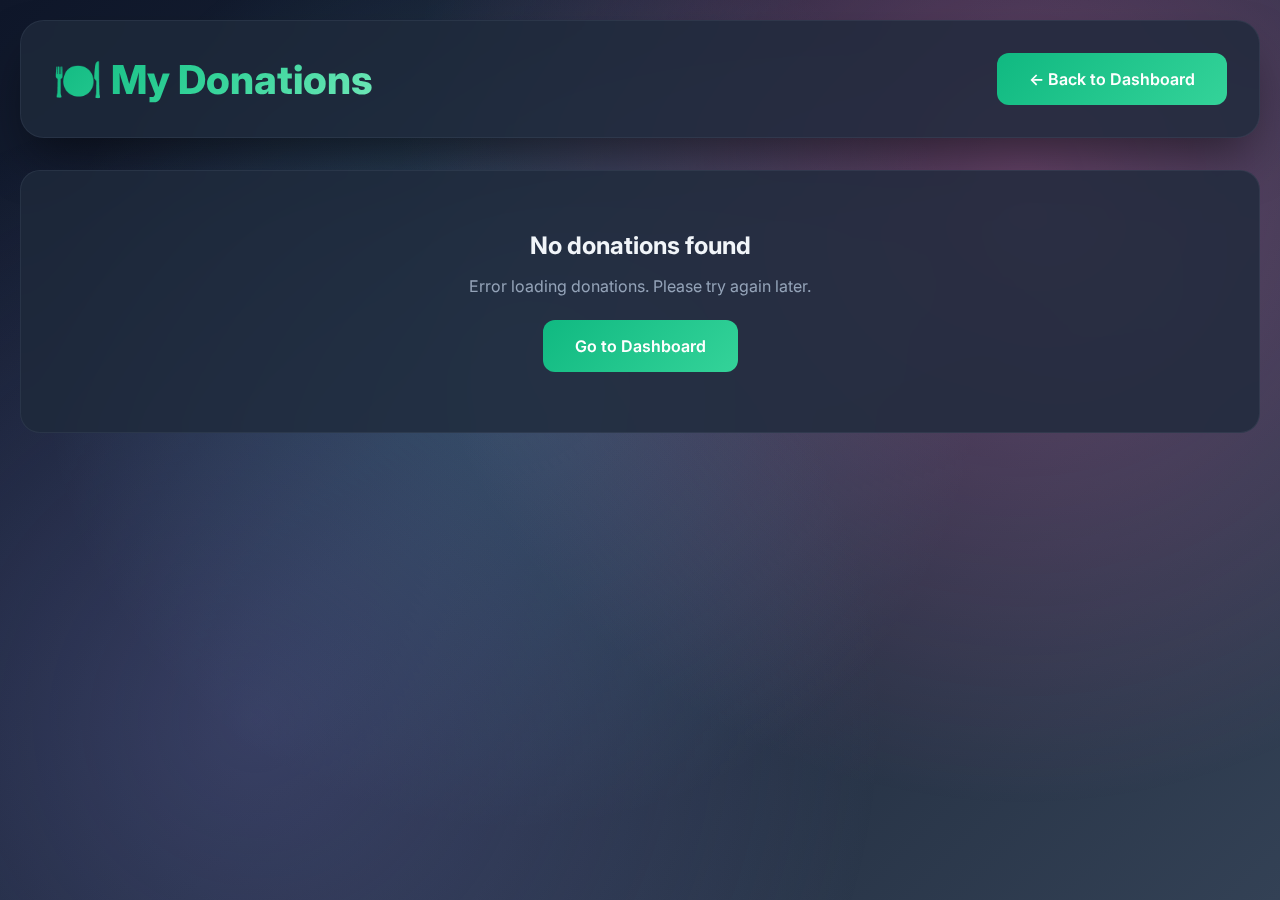
<file: frontend/donations.html>
<!DOCTYPE html>
<html lang="en">
<head>
    <meta charset="UTF-8">
    <meta name="viewport" content="width=device-width, initial-scale=1.0">
    <title>Donations - 🌍 FoodShare</title>
    <link href="https://fonts.googleapis.com/css2?family=Inter:wght@300;400;500;600;700;800&display=swap" rel="stylesheet">
    <style>
        * {
            margin: 0;
            padding: 0;
            box-sizing: border-box;
        }

        body {
            font-family: 'Inter', -apple-system, BlinkMacSystemFont, 'Segoe UI', Roboto, sans-serif;
            background: linear-gradient(135deg, #0f172a 0%, #1e293b 50%, #334155 100%);
            color: #e2e8f0;
            min-height: 100vh;
            overflow-x: hidden;
        }

        .container {
            min-height: 100vh;
            padding: 20px;
            position: relative;
        }

        .container::before {
            content: '';
            position: fixed;
            top: 0;
            left: 0;
            width: 100%;
            height: 100%;
            background: 
                radial-gradient(circle at 20% 80%, rgba(120, 119, 198, 0.3) 0%, transparent 50%),
                radial-gradient(circle at 80% 20%, rgba(255, 119, 198, 0.3) 0%, transparent 50%),
                radial-gradient(circle at 40% 40%, rgba(120, 219, 255, 0.2) 0%, transparent 50%);
            z-index: -1;
            animation: backgroundShift 20s ease-in-out infinite;
        }

        @keyframes backgroundShift {
            0%, 100% { transform: translate(0, 0) rotate(0deg); }
            25% { transform: translate(-10px, -10px) rotate(1deg); }
            50% { transform: translate(10px, -5px) rotate(-1deg); }
            75% { transform: translate(-5px, 10px) rotate(1deg); }
        }

        .header {
            background: rgba(30, 41, 59, 0.8);
            backdrop-filter: blur(20px);
            border: 1px solid rgba(148, 163, 184, 0.1);
            border-radius: 24px;
            padding: 32px;
            margin-bottom: 32px;
            box-shadow: 0 25px 50px -12px rgba(0, 0, 0, 0.5);
            display: flex;
            justify-content: space-between;
            align-items: center;
        }

        .header h1 {
            background: linear-gradient(135deg, #10b981, #34d399, #6ee7b7);
            -webkit-background-clip: text;
            -webkit-text-fill-color: transparent;
            background-clip: text;
            font-size: 2.5rem;
            font-weight: 800;
        }

        .back-btn {
            background: linear-gradient(135deg, #10b981, #34d399);
            color: white;
            border: none;
            padding: 16px 32px;
            border-radius: 12px;
            cursor: pointer;
            font-weight: 600;
            font-size: 1rem;
            transition: all 0.3s ease;
            text-decoration: none;
            display: inline-block;
        }

        .back-btn:hover {
            transform: translateY(-3px);
            box-shadow: 0 15px 35px rgba(16, 185, 129, 0.4);
        }

        .donations-grid {
            display: grid;
            grid-template-columns: repeat(auto-fit, minmax(400px, 1fr));
            gap: 24px;
            margin-bottom: 32px;
        }

        .donation-card {
            background: rgba(30, 41, 59, 0.8);
            backdrop-filter: blur(20px);
            border: 1px solid rgba(148, 163, 184, 0.1);
            border-radius: 20px;
            padding: 24px;
            transition: all 0.3s ease;
            position: relative;
            overflow: hidden;
        }

        .donation-card::before {
            content: '';
            position: absolute;
            top: 0;
            left: 0;
            right: 0;
            height: 3px;
            background: linear-gradient(90deg, #10b981, #34d399, #6ee7b7);
            transform: scaleX(0);
            transition: transform 0.3s ease;
        }

        .donation-card:hover::before {
            transform: scaleX(1);
        }

        .donation-card:hover {
            transform: translateY(-5px);
            box-shadow: 0 25px 50px -12px rgba(0, 0, 0, 0.7);
            border-color: rgba(16, 185, 129, 0.3);
        }

        .donation-header {
            display: flex;
            justify-content: space-between;
            align-items: center;
            margin-bottom: 16px;
        }

        .donation-type {
            font-size: 1.25rem;
            font-weight: 700;
            color: #f1f5f9;
        }

        .donation-status {
            padding: 8px 16px;
            border-radius: 20px;
            font-size: 0.875rem;
            font-weight: 600;
        }

        .status-delivered {
            background: rgba(16, 185, 129, 0.2);
            color: #10b981;
            border: 1px solid rgba(16, 185, 129, 0.3);
        }

        .status-transit {
            background: rgba(59, 130, 246, 0.2);
            color: #3b82f6;
            border: 1px solid rgba(59, 130, 246, 0.3);
        }

        .donation-details {
            display: grid;
            grid-template-columns: 1fr 1fr;
            gap: 16px;
            margin-bottom: 16px;
        }

        .detail-item {
            display: flex;
            flex-direction: column;
            gap: 4px;
        }

        .detail-label {
            font-size: 0.875rem;
            color: #94a3b8;
            font-weight: 500;
        }

        .detail-value {
            font-size: 1rem;
            color: #f1f5f9;
            font-weight: 600;
        }

        .donation-actions {
            display: flex;
            gap: 12px;
        }

        .action-btn {
            flex: 1;
            padding: 12px 20px;
            border: none;
            border-radius: 8px;
            font-weight: 600;
            cursor: pointer;
            transition: all 0.3s ease;
            font-size: 0.875rem;
        }

        .btn-primary {
            background: linear-gradient(135deg, #10b981, #34d399);
            color: white;
        }

        .btn-secondary {
            background: rgba(148, 163, 184, 0.1);
            color: #94a3b8;
            border: 1px solid rgba(148, 163, 184, 0.2);
        }

        .action-btn:hover {
            transform: translateY(-2px);
        }

        .btn-primary:hover {
            box-shadow: 0 10px 25px rgba(16, 185, 129, 0.3);
        }

        .btn-secondary:hover {
            background: rgba(148, 163, 184, 0.2);
            color: #f1f5f9;
        }

        .empty-state {
            text-align: center;
            padding: 60px 20px;
            background: rgba(30, 41, 59, 0.8);
            backdrop-filter: blur(20px);
            border: 1px solid rgba(148, 163, 184, 0.1);
            border-radius: 20px;
        }

        .empty-state h3 {
            font-size: 1.5rem;
            color: #f1f5f9;
            margin-bottom: 16px;
        }

        .empty-state p {
            color: #94a3b8;
            margin-bottom: 24px;
        }

        @media (max-width: 768px) {
            .container {
                padding: 16px;
            }

            .header {
                flex-direction: column;
                gap: 20px;
                text-align: center;
            }

            .header h1 {
                font-size: 2rem;
            }

            .donations-grid {
                grid-template-columns: 1fr;
            }

            .donation-details {
                grid-template-columns: 1fr;
            }
        }
    </style>
</head>
<body>
    <div class="container">
        <div class="header">
            <h1>🍽️ My Donations</h1>
            <a href="dashboard.html" class="back-btn">← Back to Dashboard</a>
        </div>

        <div id="donationsContainer">
            <!-- Donations will be loaded here -->
        </div>
    </div>

    <script>
        // Load donations from database via backend API
        async function loadDonations() {
            try {
                const response = await fetch('http://localhost:8080/api/donations');
                if (response.ok) {
                    const donations = await response.json();
                    displayDonations(donations);
                } else {
                    throw new Error('Failed to fetch donations');
                }
            } catch (error) {
                console.error('Error loading donations:', error);
                showEmptyState('Error loading donations. Please try again later.');
            }
        }

        function displayDonations(donations) {
            const container = document.getElementById('donationsContainer');

            if (donations.length === 0) {
                showEmptyState('No donations found. Start by creating your first donation!');
                return;
            }

            container.innerHTML = `
                <div class="donations-grid">
                    ${donations.map(donation => `
                        <div class="donation-card">
                            <div class="donation-header">
                                <div class="donation-type">${donation.food_type.replace('_', ' ')}</div>
                                <div class="donation-status status-${donation.status.toLowerCase().replace('_', '-')}">
                                    ${getStatusText(donation.status)}
                                </div>
                            </div>
                            <div class="donation-details">
                                <div class="detail-item">
                                    <div class="detail-label">Quantity</div>
                                    <div class="detail-value">${donation.quantity} ${getQuantityUnit(donation.food_type)}</div>
                                </div>
                                <div class="detail-item">
                                    <div class="detail-label">Created</div>
                                    <div class="detail-value">${new Date(donation.created_at).toLocaleDateString()}</div>
                                </div>
                                <div class="detail-item">
                                    <div class="detail-label">Food Details</div>
                                    <div class="detail-value">${donation.food_details}</div>
                                </div>
                                <div class="detail-item">
                                    <div class="detail-label">Expiry</div>
                                    <div class="detail-value">${new Date(donation.expiry_time).toLocaleString()}</div>
                                </div>
                            </div>
                            <div class="donation-actions">
                                <button class="action-btn btn-primary" onclick="viewDetails(${donation.id})">
                                    View Details
                                </button>
                                <button class="action-btn btn-secondary" onclick="trackDonation(${donation.id})">
                                    Track
                                </button>
                            </div>
                        </div>
                    `).join('')}
                </div>
            `;
        }

        function showEmptyState(message) {
            const container = document.getElementById('donationsContainer');
            container.innerHTML = `
                <div class="empty-state">
                    <h3>No donations found</h3>
                    <p>${message}</p>
                    <a href="dashboard.html" class="back-btn">Go to Dashboard</a>
                </div>
            `;
        }

        function getStatusText(status) {
            switch(status) {
                case 'PENDING': return '⏳ Pending';
                case 'IN_TRANSIT': return '🚚 In Transit';
                case 'DELIVERED': return '✅ Delivered';
                case 'CANCELLED': return '❌ Cancelled';
                default: return status;
            }
        }

        function getQuantityUnit(foodType) {
            switch(foodType) {
                case 'COOKED_FOOD': return 'meals';
                case 'PACKAGED_FOOD': return 'items';
                case 'FRESH_PRODUCE': return 'kg';
                case 'BAKERY': return 'items';
                default: return 'units';
            }
        }

        function viewDetails(donationId) {
            alert(`Viewing details for donation #${donationId}`);
        }

        function trackDonation(donationId) {
            alert(`Tracking donation #${donationId}`);
        }

        // Load donations when page loads
        document.addEventListener('DOMContentLoaded', loadDonations);
    </script>
</body>
</html>
</file>
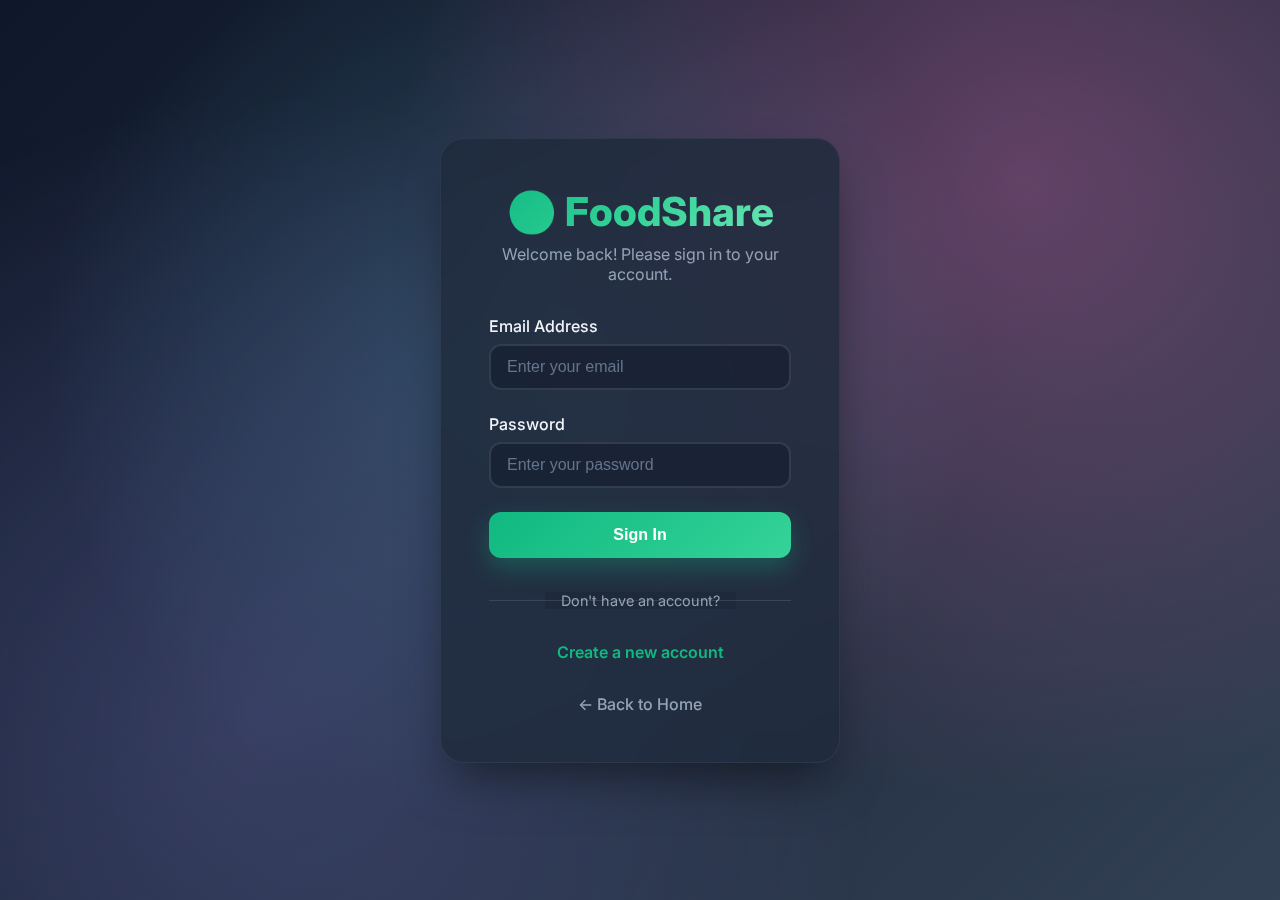
<file: frontend/login.html>
<!DOCTYPE html>
<html lang="en">
<head>
    <meta charset="UTF-8">
    <meta name="viewport" content="width=device-width, initial-scale=1.0">
    <title>Login - 🌍 FoodShare</title>
    <link href="https://fonts.googleapis.com/css2?family=Inter:wght@300;400;500;600;700;800&display=swap" rel="stylesheet">
    <style>
        * {
            margin: 0;
            padding: 0;
            box-sizing: border-box;
        }

        body {
            font-family: 'Inter', -apple-system, BlinkMacSystemFont, 'Segoe UI', Roboto, sans-serif;
            background: linear-gradient(135deg, #0f172a 0%, #1e293b 50%, #334155 100%);
            color: #e2e8f0;
            min-height: 100vh;
            display: flex;
            align-items: center;
            justify-content: center;
            overflow-x: hidden;
        }

        /* Animated background */
        body::before {
            content: '';
            position: fixed;
            top: 0;
            left: 0;
            width: 100%;
            height: 100%;
            background: 
                radial-gradient(circle at 20% 80%, rgba(120, 119, 198, 0.3) 0%, transparent 50%),
                radial-gradient(circle at 80% 20%, rgba(255, 119, 198, 0.3) 0%, transparent 50%),
                radial-gradient(circle at 40% 40%, rgba(120, 219, 255, 0.2) 0%, transparent 50%);
            z-index: -1;
            animation: backgroundShift 20s ease-in-out infinite;
        }

        @keyframes backgroundShift {
            0%, 100% { transform: translate(0, 0) rotate(0deg); }
            25% { transform: translate(-10px, -10px) rotate(1deg); }
            50% { transform: translate(10px, -5px) rotate(-1deg); }
            75% { transform: translate(-5px, 10px) rotate(1deg); }
        }

        .login-container {
            background: rgba(30, 41, 59, 0.8);
            backdrop-filter: blur(20px);
            border: 1px solid rgba(148, 163, 184, 0.1);
            border-radius: 24px;
            padding: 3rem;
            box-shadow: 0 25px 50px -12px rgba(0, 0, 0, 0.5);
            width: 100%;
            max-width: 400px;
            position: relative;
            overflow: hidden;
        }

        .login-container::before {
            content: '';
            position: absolute;
            top: 0;
            left: -100%;
            width: 100%;
            height: 100%;
            background: linear-gradient(90deg, transparent, rgba(255, 255, 255, 0.1), transparent);
            animation: shimmer 3s infinite;
        }

        @keyframes shimmer {
            0% { left: -100%; }
            100% { left: 100%; }
        }

        .logo {
            text-align: center;
            margin-bottom: 2rem;
        }

        .logo h1 {
            background: linear-gradient(135deg, #10b981, #34d399, #6ee7b7);
            -webkit-background-clip: text;
            -webkit-text-fill-color: transparent;
            background-clip: text;
            font-size: 2.5rem;
            font-weight: 800;
            margin-bottom: 0.5rem;
        }

        .logo p {
            color: #94a3b8;
            font-size: 1rem;
        }

        .form-group {
            margin-bottom: 1.5rem;
        }

        .form-group label {
            display: block;
            margin-bottom: 0.5rem;
            color: #f1f5f9;
            font-weight: 500;
        }

        .form-group input {
            width: 100%;
            padding: 12px 16px;
            border: 2px solid rgba(148, 163, 184, 0.2);
            border-radius: 12px;
            background: rgba(15, 23, 42, 0.5);
            color: #f1f5f9;
            font-size: 1rem;
            transition: all 0.3s ease;
        }

        .form-group input:focus {
            outline: none;
            border-color: #10b981;
            box-shadow: 0 0 0 3px rgba(16, 185, 129, 0.1);
        }

        .form-group input::placeholder {
            color: #64748b;
        }

        .login-btn {
            width: 100%;
            background: linear-gradient(135deg, #10b981, #34d399);
            color: white;
            border: none;
            padding: 14px 24px;
            border-radius: 12px;
            font-size: 1rem;
            font-weight: 600;
            cursor: pointer;
            transition: all 0.3s ease;
            box-shadow: 0 10px 25px rgba(16, 185, 129, 0.3);
            position: relative;
            overflow: hidden;
        }

        .login-btn::before {
            content: '';
            position: absolute;
            top: 0;
            left: -100%;
            width: 100%;
            height: 100%;
            background: linear-gradient(90deg, transparent, rgba(255, 255, 255, 0.2), transparent);
            transition: left 0.5s;
        }

        .login-btn:hover::before {
            left: 100%;
        }

        .login-btn:hover {
            transform: translateY(-2px);
            box-shadow: 0 15px 35px rgba(16, 185, 129, 0.4);
        }

        .login-btn:disabled {
            opacity: 0.6;
            cursor: not-allowed;
            transform: none;
        }

        .divider {
            text-align: center;
            margin: 2rem 0;
            position: relative;
        }

        .divider::before {
            content: '';
            position: absolute;
            top: 50%;
            left: 0;
            right: 0;
            height: 1px;
            background: rgba(148, 163, 184, 0.2);
        }

        .divider span {
            background: rgba(30, 41, 59, 0.8);
            padding: 0 1rem;
            color: #94a3b8;
            font-size: 0.9rem;
        }

        .register-link {
            text-align: center;
            margin-top: 1.5rem;
        }

        .register-link a {
            color: #10b981;
            text-decoration: none;
            font-weight: 600;
            transition: color 0.3s ease;
        }

        .register-link a:hover {
            color: #34d399;
        }

        .back-home {
            text-align: center;
            margin-top: 2rem;
        }

        .back-home a {
            color: #94a3b8;
            text-decoration: none;
            font-weight: 500;
            transition: color 0.3s ease;
        }

        .back-home a:hover {
            color: #10b981;
        }

        .error-message {
            background: rgba(239, 68, 68, 0.1);
            color: #ef4444;
            padding: 12px 16px;
            border-radius: 8px;
            margin-bottom: 1rem;
            border: 1px solid rgba(239, 68, 68, 0.3);
            display: none;
        }

        .success-message {
            background: rgba(16, 185, 129, 0.1);
            color: #10b981;
            padding: 12px 16px;
            border-radius: 8px;
            margin-bottom: 1rem;
            border: 1px solid rgba(16, 185, 129, 0.3);
            display: none;
        }

        @media (max-width: 480px) {
            .login-container {
                margin: 1rem;
                padding: 2rem;
            }
        }
    </style>
</head>
<body>
    <div class="login-container">
        <div class="logo">
            <h1>🌍 FoodShare</h1>
            <p>Welcome back! Please sign in to your account.</p>
        </div>

        <div id="errorMessage" class="error-message"></div>
        <div id="successMessage" class="success-message"></div>

        <form id="loginForm">
            <div class="form-group">
                <label for="email">Email Address</label>
                <input type="email" id="email" name="email" placeholder="Enter your email" required>
            </div>
            <div class="form-group">
                <label for="password">Password</label>
                <input type="password" id="password" name="password" placeholder="Enter your password" required>
            </div>
            <button type="submit" class="login-btn" id="loginBtn">
                Sign In
            </button>
        </form>

        <div class="divider">
            <span>Don't have an account?</span>
        </div>

        <div class="register-link">
            <a href="register.html">Create a new account</a>
        </div>

        <div class="back-home">
            <a href="index.html">← Back to Home</a>
        </div>
    </div>

    <script>
        document.getElementById('loginForm').addEventListener('submit', async function(e) {
            e.preventDefault();
            
            const email = document.getElementById('email').value;
            const password = document.getElementById('password').value;
            const loginBtn = document.getElementById('loginBtn');
            const errorMessage = document.getElementById('errorMessage');
            const successMessage = document.getElementById('successMessage');

            // Clear previous messages
            errorMessage.style.display = 'none';
            successMessage.style.display = 'none';

            // Disable button and show loading
            loginBtn.disabled = true;
            loginBtn.textContent = 'Signing In...';

            try {
                const response = await fetch('http://localhost:8080/api/auth/login', {
                    method: 'POST',
                    headers: {
                        'Content-Type': 'application/json'
                    },
                    body: JSON.stringify({
                        email: email,
                        password: password
                    })
                });

                if (response.ok) {
                    const data = await response.json();
                    
                    // Store token and user data
                    localStorage.setItem('foodshare_token', data.token);
                    localStorage.setItem('foodshare_user', JSON.stringify(data.user));
                    
                    // Show success message
                    successMessage.textContent = 'Login successful! Redirecting...';
                    successMessage.style.display = 'block';
                    
                    // Redirect to dashboard
                    setTimeout(() => {
                        window.location.href = 'dashboard.html';
                    }, 1000);
                } else {
                    const errorData = await response.json();
                    errorMessage.textContent = errorData.message || 'Login failed. Please try again.';
                    errorMessage.style.display = 'block';
                }
            } catch (error) {
                console.error('Login error:', error);
                errorMessage.textContent = 'Network error. Please check your connection and try again.';
                errorMessage.style.display = 'block';
            } finally {
                // Re-enable button
                loginBtn.disabled = false;
                loginBtn.textContent = 'Sign In';
            }
        });
    </script>
</body>
</html>
</file>
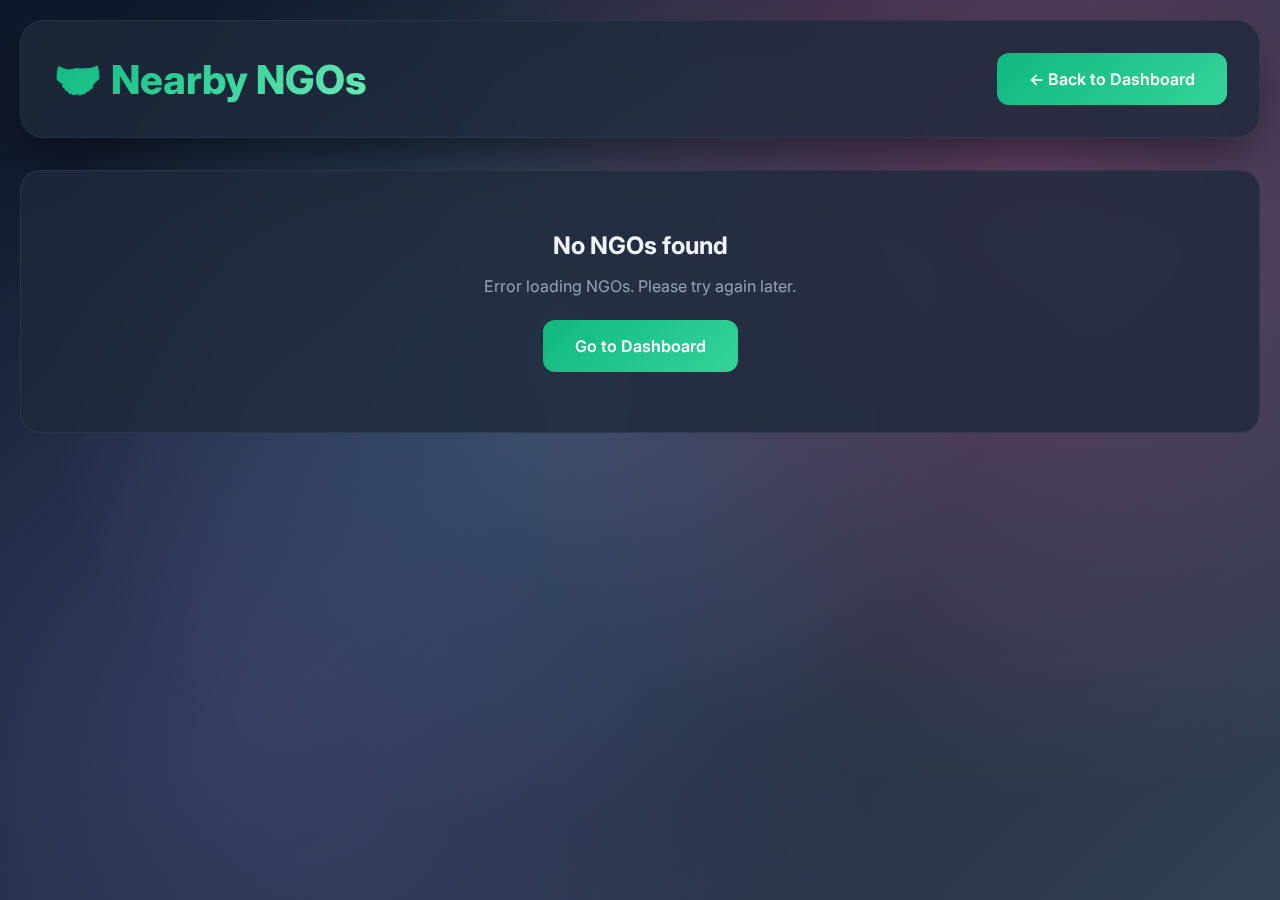
<file: frontend/ngos.html>
<!DOCTYPE html>
<html lang="en">
<head>
    <meta charset="UTF-8">
    <meta name="viewport" content="width=device-width, initial-scale=1.0">
    <title>NGOs - 🌍 FoodShare</title>
    <link href="https://fonts.googleapis.com/css2?family=Inter:wght@300;400;500;600;700;800&display=swap" rel="stylesheet">
    <style>
        * {
            margin: 0;
            padding: 0;
            box-sizing: border-box;
        }

        body {
            font-family: 'Inter', -apple-system, BlinkMacSystemFont, 'Segoe UI', Roboto, sans-serif;
            background: linear-gradient(135deg, #0f172a 0%, #1e293b 50%, #334155 100%);
            color: #e2e8f0;
            min-height: 100vh;
            overflow-x: hidden;
        }

        .container {
            min-height: 100vh;
            padding: 20px;
            position: relative;
        }

        .container::before {
            content: '';
            position: fixed;
            top: 0;
            left: 0;
            width: 100%;
            height: 100%;
            background: 
                radial-gradient(circle at 20% 80%, rgba(120, 119, 198, 0.3) 0%, transparent 50%),
                radial-gradient(circle at 80% 20%, rgba(255, 119, 198, 0.3) 0%, transparent 50%),
                radial-gradient(circle at 40% 40%, rgba(120, 219, 255, 0.2) 0%, transparent 50%);
            z-index: -1;
            animation: backgroundShift 20s ease-in-out infinite;
        }

        @keyframes backgroundShift {
            0%, 100% { transform: translate(0, 0) rotate(0deg); }
            25% { transform: translate(-10px, -10px) rotate(1deg); }
            50% { transform: translate(10px, -5px) rotate(-1deg); }
            75% { transform: translate(-5px, 10px) rotate(1deg); }
        }

        .header {
            background: rgba(30, 41, 59, 0.8);
            backdrop-filter: blur(20px);
            border: 1px solid rgba(148, 163, 184, 0.1);
            border-radius: 24px;
            padding: 32px;
            margin-bottom: 32px;
            box-shadow: 0 25px 50px -12px rgba(0, 0, 0, 0.5);
            display: flex;
            justify-content: space-between;
            align-items: center;
        }

        .header h1 {
            background: linear-gradient(135deg, #10b981, #34d399, #6ee7b7);
            -webkit-background-clip: text;
            -webkit-text-fill-color: transparent;
            background-clip: text;
            font-size: 2.5rem;
            font-weight: 800;
        }

        .back-btn {
            background: linear-gradient(135deg, #10b981, #34d399);
            color: white;
            border: none;
            padding: 16px 32px;
            border-radius: 12px;
            cursor: pointer;
            font-weight: 600;
            font-size: 1rem;
            transition: all 0.3s ease;
            text-decoration: none;
            display: inline-block;
        }

        .back-btn:hover {
            transform: translateY(-3px);
            box-shadow: 0 15px 35px rgba(16, 185, 129, 0.4);
        }

        .ngos-grid {
            display: grid;
            grid-template-columns: repeat(auto-fit, minmax(400px, 1fr));
            gap: 24px;
            margin-bottom: 32px;
        }

        .ngo-card {
            background: rgba(30, 41, 59, 0.8);
            backdrop-filter: blur(20px);
            border: 1px solid rgba(148, 163, 184, 0.1);
            border-radius: 20px;
            padding: 24px;
            transition: all 0.3s ease;
            position: relative;
            overflow: hidden;
        }

        .ngo-card::before {
            content: '';
            position: absolute;
            top: 0;
            left: 0;
            right: 0;
            height: 3px;
            background: linear-gradient(90deg, #10b981, #34d399, #6ee7b7);
            transform: scaleX(0);
            transition: transform 0.3s ease;
        }

        .ngo-card:hover::before {
            transform: scaleX(1);
        }

        .ngo-card:hover {
            transform: translateY(-5px);
            box-shadow: 0 25px 50px -12px rgba(0, 0, 0, 0.7);
            border-color: rgba(16, 185, 129, 0.3);
        }

        .ngo-header {
            display: flex;
            justify-content: space-between;
            align-items: flex-start;
            margin-bottom: 16px;
        }

        .ngo-name {
            font-size: 1.25rem;
            font-weight: 700;
            color: #f1f5f9;
            margin-bottom: 8px;
        }

        .ngo-rating {
            display: flex;
            align-items: center;
            gap: 4px;
            background: rgba(16, 185, 129, 0.2);
            color: #10b981;
            padding: 4px 8px;
            border-radius: 12px;
            font-size: 0.875rem;
            font-weight: 600;
        }

        .ngo-details {
            display: grid;
            grid-template-columns: 1fr 1fr;
            gap: 16px;
            margin-bottom: 16px;
        }

        .detail-item {
            display: flex;
            flex-direction: column;
            gap: 4px;
        }

        .detail-label {
            font-size: 0.875rem;
            color: #94a3b8;
            font-weight: 500;
        }

        .detail-value {
            font-size: 1rem;
            color: #f1f5f9;
            font-weight: 600;
        }

        .ngo-actions {
            display: flex;
            gap: 12px;
        }

        .action-btn {
            flex: 1;
            padding: 12px 20px;
            border: none;
            border-radius: 8px;
            font-weight: 600;
            cursor: pointer;
            transition: all 0.3s ease;
            font-size: 0.875rem;
        }

        .btn-primary {
            background: linear-gradient(135deg, #10b981, #34d399);
            color: white;
        }

        .btn-secondary {
            background: rgba(148, 163, 184, 0.1);
            color: #94a3b8;
            border: 1px solid rgba(148, 163, 184, 0.2);
        }

        .action-btn:hover {
            transform: translateY(-2px);
        }

        .btn-primary:hover {
            box-shadow: 0 10px 25px rgba(16, 185, 129, 0.3);
        }

        .btn-secondary:hover {
            background: rgba(148, 163, 184, 0.2);
            color: #f1f5f9;
        }

        .empty-state {
            text-align: center;
            padding: 60px 20px;
            background: rgba(30, 41, 59, 0.8);
            backdrop-filter: blur(20px);
            border: 1px solid rgba(148, 163, 184, 0.1);
            border-radius: 20px;
        }

        .empty-state h3 {
            font-size: 1.5rem;
            color: #f1f5f9;
            margin-bottom: 16px;
        }

        .empty-state p {
            color: #94a3b8;
            margin-bottom: 24px;
        }

        @media (max-width: 768px) {
            .container {
                padding: 16px;
            }

            .header {
                flex-direction: column;
                gap: 20px;
                text-align: center;
            }

            .header h1 {
                font-size: 2rem;
            }

            .ngos-grid {
                grid-template-columns: 1fr;
            }

            .ngo-details {
                grid-template-columns: 1fr;
            }
        }
    </style>
</head>
<body>
    <div class="container">
        <div class="header">
            <h1>🤝 Nearby NGOs</h1>
            <a href="dashboard.html" class="back-btn">← Back to Dashboard</a>
        </div>

        <div id="ngosContainer">
            <!-- NGOs will be loaded here -->
        </div>
    </div>

    <script>
        // Load NGOs from database via backend API
        async function loadNGOs() {
            try {
                const response = await fetch('http://localhost:8080/api/ngos');
                if (response.ok) {
                    const ngos = await response.json();
                    displayNGOs(ngos);
                } else {
                    throw new Error('Failed to fetch NGOs');
                }
            } catch (error) {
                console.error('Error loading NGOs:', error);
                showEmptyState('Error loading NGOs. Please try again later.');
            }
        }

        function displayNGOs(ngos) {
            const container = document.getElementById('ngosContainer');

            if (ngos.length === 0) {
                showEmptyState('No NGOs found in your area. Try expanding your search radius.');
                return;
            }

            container.innerHTML = `
                <div class="ngos-grid">
                    ${ngos.map(ngo => `
                        <div class="ngo-card">
                            <div class="ngo-header">
                                <div>
                                    <div class="ngo-name">${ngo.name}</div>
                                </div>
                                <div class="ngo-rating">
                                    ⭐ ${ngo.rating || 4.5}
                                </div>
                            </div>
                            <div class="ngo-details">
                                <div class="detail-item">
                                    <div class="detail-label">Location</div>
                                    <div class="detail-value">${ngo.city}</div>
                                </div>
                                <div class="detail-item">
                                    <div class="detail-label">Type</div>
                                    <div class="detail-value">${ngo.organization_type.replace('_', ' ')}</div>
                                </div>
                                <div class="detail-item">
                                    <div class="detail-label">Meals Delivered</div>
                                    <div class="detail-value">${ngo.meals_delivered || 0}</div>
                                </div>
                                <div class="detail-item">
                                    <div class="detail-label">Rating</div>
                                    <div class="detail-value">${ngo.rating || 4.5}/5.0</div>
                                </div>
                            </div>
                            <div class="ngo-actions">
                                <button class="action-btn btn-primary" onclick="contactNGO(${ngo.id})">
                                    Contact
                                </button>
                                <button class="action-btn btn-secondary" onclick="viewNGO(${ngo.id})">
                                    View Details
                                </button>
                            </div>
                        </div>
                    `).join('')}
                </div>
            `;
        }

        function showEmptyState(message) {
            const container = document.getElementById('ngosContainer');
            container.innerHTML = `
                <div class="empty-state">
                    <h3>No NGOs found</h3>
                    <p>${message}</p>
                    <a href="dashboard.html" class="back-btn">Go to Dashboard</a>
                </div>
            `;
        }

        function contactNGO(ngoId) {
            alert(`Contacting NGO #${ngoId}`);
        }

        function viewNGO(ngoId) {
            alert(`Viewing details for NGO #${ngoId}`);
        }

        // Load NGOs when page loads
        document.addEventListener('DOMContentLoaded', loadNGOs);
    </script>
</body>
</html>
</file>
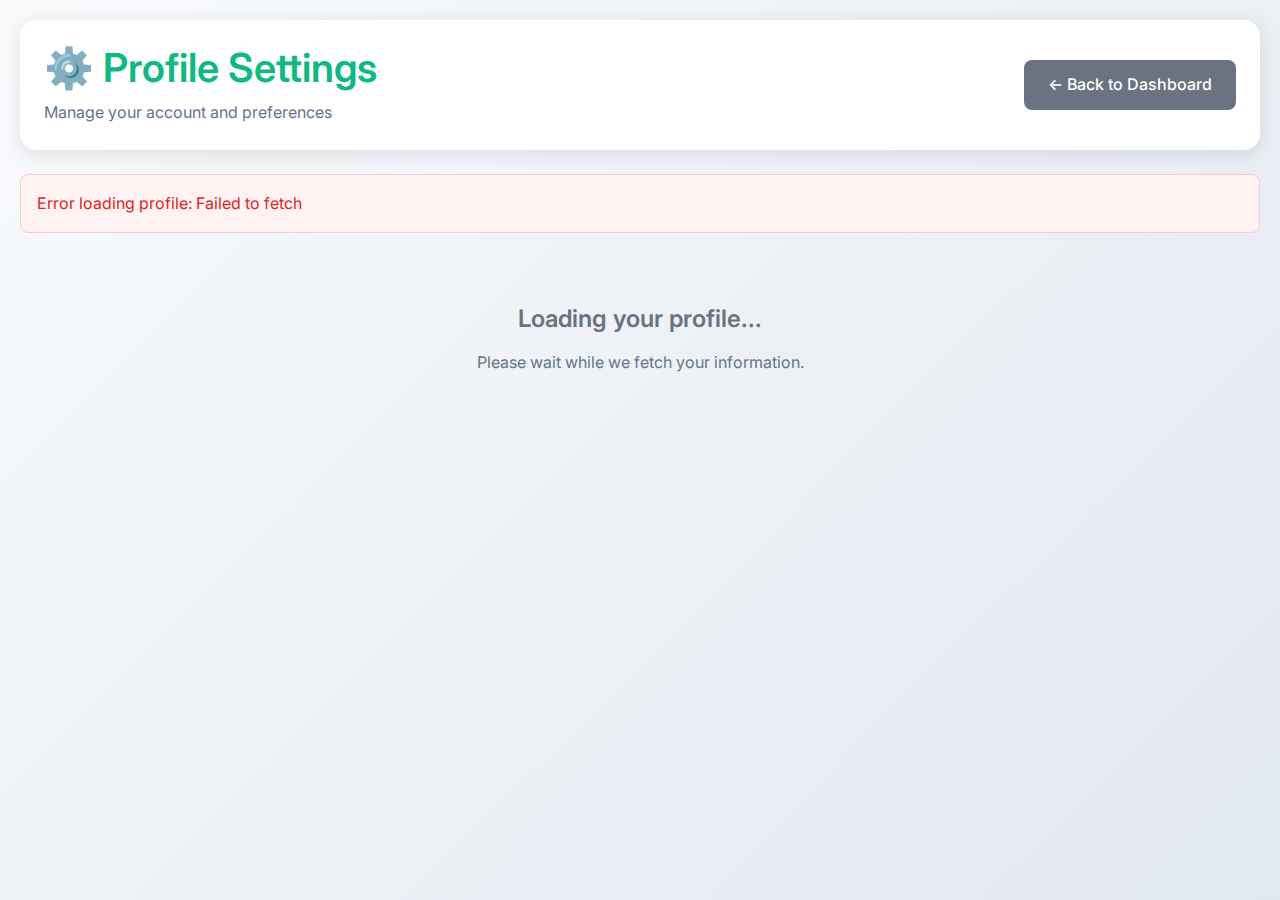
<file: frontend/profile.html>
<!DOCTYPE html>
<html lang="en">
<head>
    <meta charset="UTF-8">
    <meta name="viewport" content="width=device-width, initial-scale=1.0">
    <title>Profile - 🌍 FoodShare</title>
    <link rel="stylesheet" href="styles.css">
    <link href="https://fonts.googleapis.com/css2?family=Inter:wght@300;400;500;600;700&display=swap" rel="stylesheet">
    <style>
        .profile-container {
            min-height: 100vh;
            background: linear-gradient(135deg, #f8fafc 0%, #e2e8f0 100%);
            padding: 20px;
        }
        
        .page-header {
            background: white;
            border-radius: 16px;
            padding: 24px;
            margin-bottom: 24px;
            box-shadow: 0 4px 20px rgba(0, 0, 0, 0.1);
            display: flex;
            justify-content: space-between;
            align-items: center;
        }
        
        .page-title h1 {
            color: #10b981;
            margin-bottom: 8px;
        }
        
        .page-title p {
            color: #64748b;
            margin: 0;
        }
        
        .back-btn {
            background: #6b7280;
            color: white;
            border: none;
            padding: 12px 24px;
            border-radius: 8px;
            cursor: pointer;
            font-weight: 500;
            transition: all 0.3s ease;
            text-decoration: none;
            display: inline-block;
        }
        
        .back-btn:hover {
            background: #4b5563;
            transform: translateY(-2px);
        }
        
        .profile-content {
            display: grid;
            grid-template-columns: 1fr 1fr;
            gap: 24px;
        }
        
        .profile-section {
            background: white;
            border-radius: 16px;
            padding: 24px;
            box-shadow: 0 4px 20px rgba(0, 0, 0, 0.1);
        }
        
        .section-title {
            font-size: 1.5rem;
            font-weight: 600;
            color: #1f2937;
            margin-bottom: 20px;
            display: flex;
            align-items: center;
            gap: 12px;
        }
        
        .form-group {
            margin-bottom: 20px;
        }
        
        .form-group label {
            display: block;
            font-size: 0.875rem;
            color: #374151;
            margin-bottom: 6px;
            font-weight: 500;
        }
        
        .form-group input,
        .form-group select,
        .form-group textarea {
            width: 100%;
            padding: 10px 12px;
            border: 1px solid #d1d5db;
            border-radius: 8px;
            font-size: 0.875rem;
            transition: border-color 0.3s ease;
        }
        
        .form-group input:focus,
        .form-group select:focus,
        .form-group textarea:focus {
            outline: none;
            border-color: #10b981;
            box-shadow: 0 0 0 3px rgba(16, 185, 129, 0.1);
        }
        
        .form-group textarea {
            resize: vertical;
            min-height: 80px;
        }
        
        .form-row {
            display: grid;
            grid-template-columns: 1fr 1fr;
            gap: 16px;
        }
        
        .btn {
            padding: 12px 24px;
            border: none;
            border-radius: 8px;
            cursor: pointer;
            font-weight: 500;
            font-size: 0.875rem;
            transition: all 0.3s ease;
        }
        
        .btn-primary {
            background: #10b981;
            color: white;
        }
        
        .btn-primary:hover {
            background: #059669;
            transform: translateY(-2px);
        }
        
        .btn-secondary {
            background: #6b7280;
            color: white;
        }
        
        .btn-secondary:hover {
            background: #4b5563;
        }
        
        .btn-danger {
            background: #ef4444;
            color: white;
        }
        
        .btn-danger:hover {
            background: #dc2626;
        }
        
        .profile-actions {
            display: flex;
            gap: 12px;
            flex-wrap: wrap;
            margin-top: 24px;
        }
        
        .profile-info {
            display: flex;
            flex-direction: column;
            gap: 16px;
        }
        
        .info-item {
            display: flex;
            justify-content: space-between;
            align-items: center;
            padding: 16px;
            background: #f8fafc;
            border-radius: 8px;
        }
        
        .info-label {
            font-weight: 500;
            color: #374151;
        }
        
        .info-value {
            color: #6b7280;
        }
        
        .loading {
            text-align: center;
            padding: 48px;
            color: #6b7280;
        }
        
        .error-message {
            background: #fef2f2;
            color: #dc2626;
            padding: 16px;
            border-radius: 8px;
            margin-bottom: 24px;
            border: 1px solid #fecaca;
        }
        
        .success-message {
            background: #f0fdf4;
            color: #16a34a;
            padding: 16px;
            border-radius: 8px;
            margin-bottom: 24px;
            border: 1px solid #bbf7d0;
        }
        
        @media (max-width: 768px) {
            .profile-content {
                grid-template-columns: 1fr;
            }
            
            .form-row {
                grid-template-columns: 1fr;
            }
        }
    </style>
</head>
<body>
    <div class="profile-container">
        <div class="page-header">
            <div class="page-title">
                <h1>⚙️ Profile Settings</h1>
                <p>Manage your account and preferences</p>
            </div>
            <a href="dashboard.html" class="back-btn">← Back to Dashboard</a>
        </div>

        <!-- Messages Container -->
        <div id="messageContainer"></div>

        <!-- Loading State -->
        <div id="loadingContainer" class="loading">
            <h3>Loading your profile...</h3>
            <p>Please wait while we fetch your information.</p>
        </div>

        <!-- Profile Content -->
        <div id="profileContent" style="display: none;">
            <div class="profile-content">
                <div class="profile-section">
                    <h2 class="section-title">👤 Personal Information</h2>
                    <form id="profileForm">
                        <div class="form-row">
                            <div class="form-group">
                                <label for="firstName">First Name</label>
                                <input type="text" id="firstName" name="firstName" required>
                            </div>
                            <div class="form-group">
                                <label for="lastName">Last Name</label>
                                <input type="text" id="lastName" name="lastName" required>
                            </div>
                        </div>
                        
                        <div class="form-group">
                            <label for="email">Email Address</label>
                            <input type="email" id="email" name="email" required readonly>
                        </div>
                        
                        <div class="form-group">
                            <label for="phone">Phone Number</label>
                            <input type="tel" id="phone" name="phone">
                        </div>
                        
                        <div class="form-group">
                            <label for="address">Address</label>
                            <textarea id="address" name="address" placeholder="Enter your full address"></textarea>
                        </div>
                        
                        <div class="form-row">
                            <div class="form-group">
                                <label for="city">City</label>
                                <input type="text" id="city" name="city">
                            </div>
                            <div class="form-group">
                                <label for="state">State</label>
                                <input type="text" id="state" name="state">
                            </div>
                        </div>
                        
                        <div class="form-group">
                            <label for="zipCode">ZIP Code</label>
                            <input type="text" id="zipCode" name="zipCode">
                        </div>
                        
                        <div class="profile-actions">
                            <button type="submit" class="btn btn-primary">💾 Save Changes</button>
                            <button type="button" class="btn btn-secondary" onclick="resetForm()">🔄 Reset</button>
                        </div>
                    </form>
                </div>

                <div class="profile-section">
                    <h2 class="section-title">🔐 Account Settings</h2>
                    
                    <div class="profile-info">
                        <div class="info-item">
                            <span class="info-label">Account Type</span>
                            <span class="info-value" id="accountType">Loading...</span>
                        </div>
                        <div class="info-item">
                            <span class="info-label">Member Since</span>
                            <span class="info-value" id="memberSince">Loading...</span>
                        </div>
                        <div class="info-item">
                            <span class="info-label">Last Login</span>
                            <span class="info-value" id="lastLogin">Loading...</span>
                        </div>
                        <div class="info-item">
                            <span class="info-label">Status</span>
                            <span class="info-value" id="accountStatus">Loading...</span>
                        </div>
                    </div>
                    
                    <div class="profile-actions">
                        <button type="button" class="btn btn-primary" onclick="changePassword()">🔑 Change Password</button>
                        <button type="button" class="btn btn-secondary" onclick="exportData()">📥 Export Data</button>
                        <button type="button" class="btn btn-danger" onclick="deleteAccount()">🗑️ Delete Account</button>
                    </div>
                </div>
            </div>
        </div>
    </div>

    <script>
        // Check authentication
        function checkAuth() {
            const token = localStorage.getItem('foodshare_token');
            if (!token) {
                window.location.href = 'login.html';
                return;
            }
            loadProfile();
        }

        // Load profile data
        async function loadProfile() {
            try {
                const token = localStorage.getItem('foodshare_token');
                const response = await fetch('http://localhost:8080/api/donor/profile', {
                    method: 'GET',
                    headers: {
                        'Authorization': `Bearer ${token}`,
                        'Content-Type': 'application/json'
                    }
                });

                if (response.ok) {
                    const profile = await response.json();
                    displayProfile(profile);
                } else {
                    showMessage('Failed to load profile data', 'error');
                }
            } catch (error) {
                console.error('Error loading profile:', error);
                showMessage('Error loading profile: ' + error.message, 'error');
            }
        }

        // Display profile data
        function displayProfile(profile) {
            // Hide loading, show content
            document.getElementById('loadingContainer').style.display = 'none';
            document.getElementById('profileContent').style.display = 'block';

            // Fill form fields
            document.getElementById('firstName').value = profile.firstName || '';
            document.getElementById('lastName').value = profile.lastName || '';
            document.getElementById('email').value = profile.email || '';
            document.getElementById('phone').value = profile.phone || '';
            document.getElementById('address').value = profile.address || '';
            document.getElementById('city').value = profile.city || '';
            document.getElementById('state').value = profile.state || '';
            document.getElementById('zipCode').value = profile.zipCode || '';

            // Fill account info
            document.getElementById('accountType').textContent = profile.role || 'Donor';
            document.getElementById('memberSince').textContent = formatDate(profile.createdAt) || 'N/A';
            document.getElementById('lastLogin').textContent = formatDate(profile.lastLoginAt) || 'N/A';
            document.getElementById('accountStatus').textContent = profile.active ? 'Active' : 'Inactive';
        }

        // Format date
        function formatDate(dateString) {
            if (!dateString) return 'N/A';
            try {
                return new Date(dateString).toLocaleDateString();
            } catch {
                return 'N/A';
            }
        }

        // Handle form submission
        document.getElementById('profileForm').addEventListener('submit', async function(e) {
            e.preventDefault();
            
            try {
                const formData = new FormData(e.target);
                const profileData = Object.fromEntries(formData.entries());
                
                const token = localStorage.getItem('foodshare_token');
                const response = await fetch('http://localhost:8080/api/donor/profile', {
                    method: 'PUT',
                    headers: {
                        'Authorization': `Bearer ${token}`,
                        'Content-Type': 'application/json'
                    },
                    body: JSON.stringify(profileData)
                });

                if (response.ok) {
                    showMessage('Profile updated successfully!', 'success');
                } else {
                    showMessage('Failed to update profile', 'error');
                }
            } catch (error) {
                console.error('Error updating profile:', error);
                showMessage('Error updating profile: ' + error.message, 'error');
            }
        });

        // Reset form
        function resetForm() {
            document.getElementById('profileForm').reset();
            showMessage('Form reset to original values', 'info');
        }

        // Change password
        function changePassword() {
            alert('Change password functionality - This can be implemented');
        }

        // Export data
        function exportData() {
            alert('Export data functionality - This can be implemented');
        }

        // Delete account
        function deleteAccount() {
            if (confirm('Are you sure you want to delete your account? This action cannot be undone.')) {
                alert('Delete account functionality - This can be implemented');
            }
        }

        // Show message
        function showMessage(message, type = 'info') {
            const messageContainer = document.getElementById('messageContainer');
            const messageDiv = document.createElement('div');
            
            messageDiv.className = type === 'error' ? 'error-message' : 
                                 type === 'success' ? 'success-message' : 'info-message';
            messageDiv.textContent = message;
            
            messageContainer.appendChild(messageDiv);
            
            // Auto-remove message after 5 seconds
            setTimeout(() => {
                if (messageDiv.parentNode) {
                    messageDiv.parentNode.removeChild(messageDiv);
                }
            }, 5000);
        }

        // Initialize page
        document.addEventListener('DOMContentLoaded', checkAuth);
    </script>
</body>
</html>
</file>
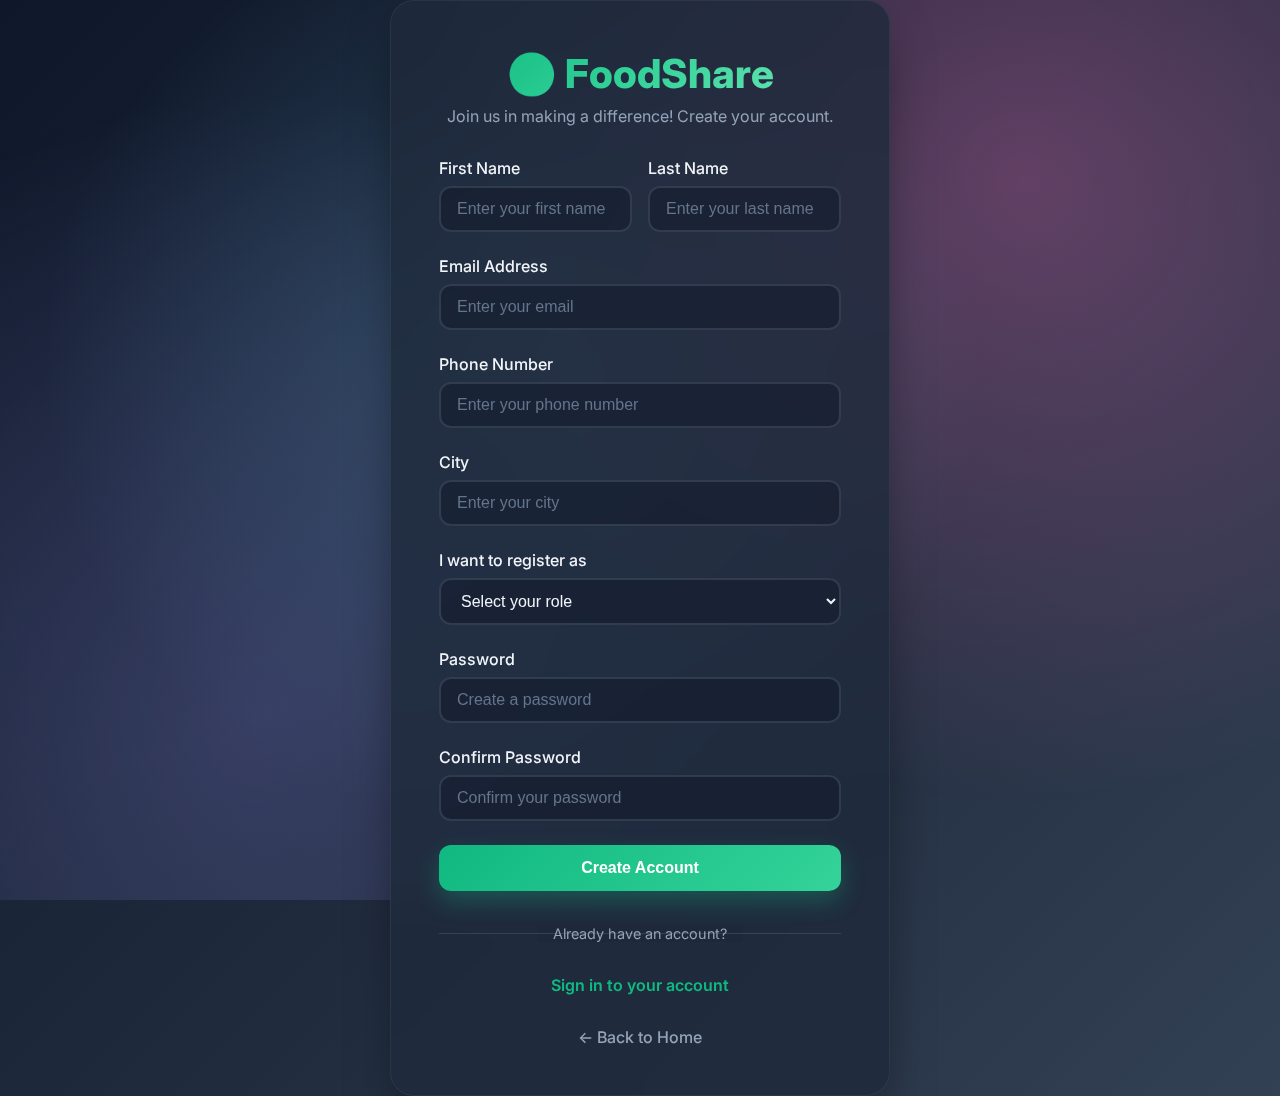
<file: frontend/register.html>
<!DOCTYPE html>
<html lang="en">
<head>
    <meta charset="UTF-8">
    <meta name="viewport" content="width=device-width, initial-scale=1.0">
    <title>Register - 🌍 FoodShare</title>
    <link href="https://fonts.googleapis.com/css2?family=Inter:wght@300;400;500;600;700;800&display=swap" rel="stylesheet">
    <style>
        * {
            margin: 0;
            padding: 0;
            box-sizing: border-box;
        }

        body {
            font-family: 'Inter', -apple-system, BlinkMacSystemFont, 'Segoe UI', Roboto, sans-serif;
            background: linear-gradient(135deg, #0f172a 0%, #1e293b 50%, #334155 100%);
            color: #e2e8f0;
            min-height: 100vh;
            display: flex;
            align-items: center;
            justify-content: center;
            overflow-x: hidden;
        }

        /* Animated background */
        body::before {
            content: '';
            position: fixed;
            top: 0;
            left: 0;
            width: 100%;
            height: 100%;
            background: 
                radial-gradient(circle at 20% 80%, rgba(120, 119, 198, 0.3) 0%, transparent 50%),
                radial-gradient(circle at 80% 20%, rgba(255, 119, 198, 0.3) 0%, transparent 50%),
                radial-gradient(circle at 40% 40%, rgba(120, 219, 255, 0.2) 0%, transparent 50%);
            z-index: -1;
            animation: backgroundShift 20s ease-in-out infinite;
        }

        @keyframes backgroundShift {
            0%, 100% { transform: translate(0, 0) rotate(0deg); }
            25% { transform: translate(-10px, -10px) rotate(1deg); }
            50% { transform: translate(10px, -5px) rotate(-1deg); }
            75% { transform: translate(-5px, 10px) rotate(1deg); }
        }

        .register-container {
            background: rgba(30, 41, 59, 0.8);
            backdrop-filter: blur(20px);
            border: 1px solid rgba(148, 163, 184, 0.1);
            border-radius: 24px;
            padding: 3rem;
            box-shadow: 0 25px 50px -12px rgba(0, 0, 0, 0.5);
            width: 100%;
            max-width: 500px;
            position: relative;
            overflow: hidden;
        }

        .register-container::before {
            content: '';
            position: absolute;
            top: 0;
            left: -100%;
            width: 100%;
            height: 100%;
            background: linear-gradient(90deg, transparent, rgba(255, 255, 255, 0.1), transparent);
            animation: shimmer 3s infinite;
        }

        @keyframes shimmer {
            0% { left: -100%; }
            100% { left: 100%; }
        }

        .logo {
            text-align: center;
            margin-bottom: 2rem;
        }

        .logo h1 {
            background: linear-gradient(135deg, #10b981, #34d399, #6ee7b7);
            -webkit-background-clip: text;
            -webkit-text-fill-color: transparent;
            background-clip: text;
            font-size: 2.5rem;
            font-weight: 800;
            margin-bottom: 0.5rem;
        }

        .logo p {
            color: #94a3b8;
            font-size: 1rem;
        }

        .form-group {
            margin-bottom: 1.5rem;
        }

        .form-group label {
            display: block;
            margin-bottom: 0.5rem;
            color: #f1f5f9;
            font-weight: 500;
        }

        .form-group input,
        .form-group select {
            width: 100%;
            padding: 12px 16px;
            border: 2px solid rgba(148, 163, 184, 0.2);
            border-radius: 12px;
            background: rgba(15, 23, 42, 0.5);
            color: #f1f5f9;
            font-size: 1rem;
            transition: all 0.3s ease;
        }

        .form-group input:focus,
        .form-group select:focus {
            outline: none;
            border-color: #10b981;
            box-shadow: 0 0 0 3px rgba(16, 185, 129, 0.1);
        }

        .form-group input::placeholder {
            color: #64748b;
        }

        .form-group select option {
            background: #1e293b;
            color: #f1f5f9;
        }

        .form-row {
            display: grid;
            grid-template-columns: 1fr 1fr;
            gap: 1rem;
        }

        .register-btn {
            width: 100%;
            background: linear-gradient(135deg, #10b981, #34d399);
            color: white;
            border: none;
            padding: 14px 24px;
            border-radius: 12px;
            font-size: 1rem;
            font-weight: 600;
            cursor: pointer;
            transition: all 0.3s ease;
            box-shadow: 0 10px 25px rgba(16, 185, 129, 0.3);
            position: relative;
            overflow: hidden;
        }

        .register-btn::before {
            content: '';
            position: absolute;
            top: 0;
            left: -100%;
            width: 100%;
            height: 100%;
            background: linear-gradient(90deg, transparent, rgba(255, 255, 255, 0.2), transparent);
            transition: left 0.5s;
        }

        .register-btn:hover::before {
            left: 100%;
        }

        .register-btn:hover {
            transform: translateY(-2px);
            box-shadow: 0 15px 35px rgba(16, 185, 129, 0.4);
        }

        .register-btn:disabled {
            opacity: 0.6;
            cursor: not-allowed;
            transform: none;
        }

        .divider {
            text-align: center;
            margin: 2rem 0;
            position: relative;
        }

        .divider::before {
            content: '';
            position: absolute;
            top: 50%;
            left: 0;
            right: 0;
            height: 1px;
            background: rgba(148, 163, 184, 0.2);
        }

        .divider span {
            background: rgba(30, 41, 59, 0.8);
            padding: 0 1rem;
            color: #94a3b8;
            font-size: 0.9rem;
        }

        .login-link {
            text-align: center;
            margin-top: 1.5rem;
        }

        .login-link a {
            color: #10b981;
            text-decoration: none;
            font-weight: 600;
            transition: color 0.3s ease;
        }

        .login-link a:hover {
            color: #34d399;
        }

        .back-home {
            text-align: center;
            margin-top: 2rem;
        }

        .back-home a {
            color: #94a3b8;
            text-decoration: none;
            font-weight: 500;
            transition: color 0.3s ease;
        }

        .back-home a:hover {
            color: #10b981;
        }

        .error-message {
            background: rgba(239, 68, 68, 0.1);
            color: #ef4444;
            padding: 12px 16px;
            border-radius: 8px;
            margin-bottom: 1rem;
            border: 1px solid rgba(239, 68, 68, 0.3);
            display: none;
        }

        .success-message {
            background: rgba(16, 185, 129, 0.1);
            color: #10b981;
            padding: 12px 16px;
            border-radius: 8px;
            margin-bottom: 1rem;
            border: 1px solid rgba(16, 185, 129, 0.3);
            display: none;
        }

        @media (max-width: 480px) {
            .register-container {
                margin: 1rem;
                padding: 2rem;
            }
            
            .form-row {
                grid-template-columns: 1fr;
            }
        }
    </style>
</head>
<body>
    <div class="register-container">
        <div class="logo">
            <h1>🌍 FoodShare</h1>
            <p>Join us in making a difference! Create your account.</p>
        </div>

        <div id="errorMessage" class="error-message"></div>
        <div id="successMessage" class="success-message"></div>

        <form id="registerForm">
            <div class="form-row">
                <div class="form-group">
                    <label for="firstName">First Name</label>
                    <input type="text" id="firstName" name="firstName" placeholder="Enter your first name" required>
                </div>
                <div class="form-group">
                    <label for="lastName">Last Name</label>
                    <input type="text" id="lastName" name="lastName" placeholder="Enter your last name" required>
                </div>
            </div>
            
            <div class="form-group">
                <label for="email">Email Address</label>
                <input type="email" id="email" name="email" placeholder="Enter your email" required>
            </div>
            
            <div class="form-group">
                <label for="phone">Phone Number</label>
                <input type="tel" id="phone" name="phone" placeholder="Enter your phone number" required>
            </div>
            
            <div class="form-group">
                <label for="city">City</label>
                <input type="text" id="city" name="city" placeholder="Enter your city" required>
            </div>
            
            <div class="form-group">
                <label for="userType">I want to register as</label>
                <select id="userType" name="userType" required>
                    <option value="">Select your role</option>
                    <option value="DONOR">Food Donor</option>
                    <option value="NGO">NGO/Organization</option>
                </select>
            </div>
            
            <div class="form-group">
                <label for="password">Password</label>
                <input type="password" id="password" name="password" placeholder="Create a password" required>
            </div>
            
            <div class="form-group">
                <label for="confirmPassword">Confirm Password</label>
                <input type="password" id="confirmPassword" name="confirmPassword" placeholder="Confirm your password" required>
            </div>
            
            <button type="submit" class="register-btn" id="registerBtn">
                Create Account
            </button>
        </form>

        <div class="divider">
            <span>Already have an account?</span>
        </div>

        <div class="login-link">
            <a href="login.html">Sign in to your account</a>
        </div>

        <div class="back-home">
            <a href="index.html">← Back to Home</a>
        </div>
    </div>

    <script>
        document.getElementById('registerForm').addEventListener('submit', async function(e) {
            e.preventDefault();
            
            const formData = new FormData(e.target);
            const registerBtn = document.getElementById('registerBtn');
            const errorMessage = document.getElementById('errorMessage');
            const successMessage = document.getElementById('successMessage');

            // Clear previous messages
            errorMessage.style.display = 'none';
            successMessage.style.display = 'none';

            // Validate passwords match
            const password = formData.get('password');
            const confirmPassword = formData.get('confirmPassword');
            
            if (password !== confirmPassword) {
                errorMessage.textContent = 'Passwords do not match.';
                errorMessage.style.display = 'block';
                return;
            }

            // Disable button and show loading
            registerBtn.disabled = true;
            registerBtn.textContent = 'Creating Account...';

            try {
                const response = await fetch('http://localhost:8080/api/auth/register', {
                    method: 'POST',
                    headers: {
                        'Content-Type': 'application/json'
                    },
                    body: JSON.stringify({
                        firstName: formData.get('firstName'),
                        lastName: formData.get('lastName'),
                        email: formData.get('email'),
                        phone: formData.get('phone'),
                        city: formData.get('city'),
                        userType: formData.get('userType'),
                        password: password
                    })
                });

                if (response.ok) {
                    const data = await response.json();
                    
                    // Show success message
                    successMessage.textContent = 'Account created successfully! Redirecting to login...';
                    successMessage.style.display = 'block';
                    
                    // Redirect to login page
                    setTimeout(() => {
                        window.location.href = 'login.html';
                    }, 2000);
                } else {
                    const errorData = await response.json();
                    errorMessage.textContent = errorData.message || 'Registration failed. Please try again.';
                    errorMessage.style.display = 'block';
                }
            } catch (error) {
                console.error('Registration error:', error);
                errorMessage.textContent = 'Network error. Please check your connection and try again.';
                errorMessage.style.display = 'block';
            } finally {
                // Re-enable button
                registerBtn.disabled = false;
                registerBtn.textContent = 'Create Account';
            }
        });
    </script>
</body>
</html>
</file>
<file: frontend/styles.css>
/* Reset and Base Styles */
* {
    margin: 0;
    padding: 0;
    box-sizing: border-box;
}

body {
    font-family: 'Inter', -apple-system, BlinkMacSystemFont, 'Segoe UI', Roboto, sans-serif;
    line-height: 1.6;
    color: #333;
    background-color: #f8fafc;
}

.container {
    width: 100%;
    max-width: 100%;
    margin: 0;
    padding: 0;
}

/* Typography */
h1, h2, h3, h4, h5, h6 {
    font-weight: 600;
    line-height: 1.2;
    margin-bottom: 1rem;
}

h1 { font-size: 2.5rem; }
h2 { font-size: 2rem; }
h3 { font-size: 1.5rem; }
h4 { font-size: 1.25rem; }

p {
    margin-bottom: 1rem;
    color: #64748b;
}

/* Buttons */
.btn {
    display: inline-flex;
    align-items: center;
    justify-content: center;
    padding: 12px 24px;
    border-radius: 8px;
    text-decoration: none;
    font-weight: 500;
    text-align: center;
    transition: all 0.3s ease;
    border: 2px solid transparent;
    cursor: pointer;
    font-size: 1rem;
    line-height: 1;
    height: 44px;
}

.btn-primary {
    background-color: #10b981;
    color: white;
    border-color: #10b981;
}

.btn-primary:hover {
    background-color: #059669;
    border-color: #059669;
    transform: translateY(-2px);
    box-shadow: 0 10px 25px rgba(16, 185, 129, 0.3);
}

.btn-secondary {
    background-color: #6b7280;
    color: white;
    border-color: #6b7280;
}

.btn-secondary:hover {
    background-color: #4b5563;
    border-color: #4b5563;
}

.btn-outline {
    background-color: transparent;
    color: #10b981;
    border-color: #10b981;
}

.btn-outline:hover {
    background-color: #10b981;
    color: white;
}

.btn-large {
    padding: 16px 32px;
    font-size: 1.1rem;
}

/* Header */
.header {
    display: flex;
    justify-content: space-between;
    align-items: center;
    padding: 1.5rem 2rem;
    background-color: white;
    position: sticky;
    top: 0;
    z-index: 100;
    box-shadow: 0 2px 10px rgba(0, 0, 0, 0.1);
    gap: 2rem;
    width: 100%;
    box-sizing: border-box;
}

.logo h1 {
    color: #10b981;
    margin-bottom: 0.25rem;
}

.logo p {
    color: #64748b;
    font-size: 0.9rem;
    margin-bottom: 0;
}

.nav {
    display: flex;
    align-items: center;
    gap: 2rem;
    margin: 0 auto;
}

.nav-link {
    text-decoration: none;
    color: #64748b;
    font-weight: 500;
    transition: color 0.3s ease;
    display: inline-block;
    padding: 0.5rem 0;
    line-height: 1;
}

.nav-link:hover {
    color: #10b981;
}

.auth-buttons {
    display: flex;
    gap: 1rem;
    align-items: center;
}

/* Hero Section */
.hero {
    display: grid;
    grid-template-columns: 1fr 1fr;
    gap: 4rem;
    align-items: center;
    padding: 4rem 0;
    min-height: 80vh;
}

.hero-title {
    font-size: 3.5rem;
    color: #1e293b;
    margin-bottom: 1.5rem;
}

.hero-subtitle {
    font-size: 1.25rem;
    color: #64748b;
    margin-bottom: 2rem;
}

.hero-buttons {
    display: flex;
    gap: 1rem;
    flex-wrap: wrap;
}

.hero-image {
    display: flex;
    justify-content: center;
    align-items: center;
}

.hero-visual {
    display: flex;
    align-items: center;
    gap: 2rem;
    font-size: 4rem;
}

.arrow {
    font-size: 3rem;
    color: #10b981;
    animation: bounce 2s infinite;
}

@keyframes bounce {
    0%, 20%, 50%, 80%, 100% { transform: translateY(0); }
    40% { transform: translateY(-10px); }
    60% { transform: translateY(-5px); }
}

/* Stats Section */
.stats {
    display: grid;
    grid-template-columns: repeat(auto-fit, minmax(200px, 1fr));
    gap: 2rem;
    padding: 4rem 0;
    background-color: white;
    border-radius: 16px;
    margin: 2rem 0;
    box-shadow: 0 4px 20px rgba(0, 0, 0, 0.1);
}

.stat-item {
    text-align: center;
    padding: 2rem;
}

.stat-number {
    font-size: 3rem;
    font-weight: 700;
    color: #10b981;
    margin-bottom: 0.5rem;
}

.stat-label {
    color: #64748b;
    font-size: 1.1rem;
}

/* Sections */
section {
    padding: 4rem 2rem;
    width: 100%;
    box-sizing: border-box;
}

section h2 {
    text-align: center;
    margin-bottom: 3rem;
    color: #1e293b;
}

/* How It Works */
.steps {
    display: grid;
    grid-template-columns: repeat(auto-fit, minmax(250px, 1fr));
    gap: 2rem;
}

.step {
    text-align: center;
    padding: 2rem;
    background-color: white;
    border-radius: 16px;
    box-shadow: 0 4px 20px rgba(0, 0, 0, 0.1);
    transition: transform 0.3s ease;
}

.step:hover {
    transform: translateY(-5px);
}

.step-icon {
    font-size: 3rem;
    margin-bottom: 1rem;
}

.step h3 {
    color: #1e293b;
    margin-bottom: 1rem;
}

/* Features */
.feature-grid {
    display: grid;
    grid-template-columns: repeat(auto-fit, minmax(280px, 1fr));
    gap: 2rem;
}

.feature-card {
    background-color: white;
    padding: 2rem;
    border-radius: 16px;
    box-shadow: 0 4px 20px rgba(0, 0, 0, 0.1);
    text-align: center;
    transition: transform 0.3s ease;
}

.feature-card:hover {
    transform: translateY(-5px);
}

.feature-icon {
    font-size: 3rem;
    margin-bottom: 1rem;
}

.feature-card h3 {
    color: #1e293b;
    margin-bottom: 1rem;
}

/* About Section */
.about {
    background-color: white;
    padding: 4rem 2rem;
    border-radius: 16px;
    box-shadow: 0 4px 20px rgba(0, 0, 0, 0.1);
    text-align: center;
}

.about p {
    font-size: 1.1rem;
    max-width: 800px;
    margin: 0 auto 2rem;
}

.mission-values {
    display: grid;
    grid-template-columns: repeat(auto-fit, minmax(200px, 1fr));
    gap: 2rem;
    margin-top: 2rem;
}

.value {
    padding: 1.5rem;
    background-color: #f8fafc;
    border-radius: 12px;
}

.value h4 {
    color: #10b981;
    margin-bottom: 0.5rem;
}

/* CTA Section */
.cta {
    text-align: center;
    background: linear-gradient(135deg, #10b981, #059669);
    color: white;
    padding: 4rem 2rem;
    border-radius: 16px;
    margin: 2rem 0;
}

.cta h2 {
    color: white;
    margin-bottom: 1rem;
}

.cta p {
    color: #e0f2fe;
    margin-bottom: 2rem;
    font-size: 1.1rem;
}

.cta-buttons {
    display: flex;
    gap: 1rem;
    justify-content: center;
    flex-wrap: wrap;
}

.cta .btn-outline {
    color: white;
    border-color: white;
}

.cta .btn-outline:hover {
    background-color: white;
    color: #10b981;
}

/* Donor of the Month Section */
.donor-of-month {
    background-color: white;
    padding: 4rem 2rem;
    border-radius: 16px;
    box-shadow: 0 4px 20px rgba(0, 0, 0, 0.1);
    margin: 2rem 0;
    text-align: center;
}

.donor-card {
    display: flex;
    align-items: center;
    justify-content: center;
    gap: 2rem;
    max-width: 800px;
    margin: 0 auto;
    padding: 2rem;
    background: linear-gradient(135deg, #fef3c7, #fde68a);
    border-radius: 20px;
    border: 3px solid #f59e0b;
}

.donor-avatar {
    font-size: 4rem;
    background: #f59e0b;
    border-radius: 50%;
    width: 100px;
    height: 100px;
    display: flex;
    align-items: center;
    justify-content: center;
    color: white;
}

.donor-info h3 {
    color: #92400e;
    margin-bottom: 0.5rem;
    font-size: 1.8rem;
}

.donor-type {
    color: #d97706;
    font-weight: 600;
    margin-bottom: 0.5rem;
}

.donor-achievement {
    color: #78350f;
    font-size: 1.1rem;
    margin-bottom: 1rem;
    font-weight: 600;
}

.donor-stats {
    display: flex;
    gap: 1rem;
    flex-wrap: wrap;
    justify-content: center;
}

.stat {
    background: #fef3c7;
    color: #92400e;
    padding: 0.5rem 1rem;
    border-radius: 20px;
    font-size: 0.9rem;
    font-weight: 500;
}

/* Leaderboard Section */
.leaderboard {
    background-color: white;
    padding: 4rem 2rem;
    border-radius: 16px;
    box-shadow: 0 4px 20px rgba(0, 0, 0, 0.1);
    margin: 2rem 0;
}

.section-subtitle {
    text-align: center;
    color: #64748b;
    margin-bottom: 2rem;
    font-size: 1.1rem;
}

.leaderboard-tabs {
    display: flex;
    justify-content: center;
    gap: 1rem;
    margin-bottom: 2rem;
}

.tab-btn {
    padding: 0.75rem 1.5rem;
    border: 2px solid #e2e8f0;
    background: white;
    color: #64748b;
    border-radius: 8px;
    cursor: pointer;
    transition: all 0.3s ease;
    font-weight: 500;
}

.tab-btn.active,
.tab-btn:hover {
    border-color: #10b981;
    color: #10b981;
    background: #f0fdf4;
}

.leaderboard-content {
    max-width: 1200px;
    margin: 0 auto;
}

.leaderboard-grid {
    display: flex;
    flex-direction: column;
    gap: 1rem;
    padding: 1rem 0;
    max-width: 800px;
    margin: 0 auto;
}

.leaderboard-item {
    display: flex;
    flex-direction: row;
    align-items: center;
    text-align: left;
    padding: 1.5rem 2rem;
    border-radius: 16px;
    transition: all 0.3s ease;
    border: 2px solid #e2e8f0;
    background: white;
    min-height: 80px;
    justify-content: space-between;
    gap: 1.5rem;
}

.leaderboard-item:hover {
    transform: translateY(-2px);
    box-shadow: 0 8px 25px rgba(0, 0, 0, 0.1);
}

.leaderboard-item.rank-1 {
    background: linear-gradient(135deg, #fef3c7, #fde68a);
    border-color: #f59e0b;
    box-shadow: 0 4px 15px rgba(245, 158, 11, 0.2);
}

.leaderboard-item.rank-2 {
    background: linear-gradient(135deg, #f3f4f6, #e5e7eb);
    border-color: #6b7280;
    box-shadow: 0 4px 15px rgba(107, 114, 128, 0.2);
}

.leaderboard-item.rank-3 {
    background: linear-gradient(135deg, #fef3c7, #fbbf24);
    border-color: #d97706;
    box-shadow: 0 4px 15px rgba(217, 119, 6, 0.2);
}

.rank {
    font-size: 1.5rem;
    font-weight: bold;
    margin: 0;
    text-align: center;
    min-width: 60px;
}

.donor-details {
    flex: 1;
    margin: 0;
}

.donor-details h4 {
    color: #1e293b;
    margin-bottom: 0.5rem;
    font-size: 1.2rem;
    line-height: 1.3;
}

.donor-category {
    color: #64748b;
    font-size: 0.9rem;
    margin: 0;
    font-weight: 500;
}

.donation-amount {
    color: #10b981;
    font-weight: 600;
    font-size: 1.1rem;
    margin-bottom: 0.5rem;
    text-align: right;
}

.donation-value {
    color: #059669;
    font-weight: 700;
    font-size: 1.1rem;
    text-align: right;
}

.donation-stats {
    display: flex;
    flex-direction: column;
    align-items: flex-end;
    gap: 0.25rem;
}

.donor-stats {
    display: flex;
    gap: 1rem;
    margin-top: 0.5rem;
    flex-wrap: wrap;
}

.donor-stats .stat {
    font-size: 0.8rem;
    color: #64748b;
    background: #f1f5f9;
    padding: 0.25rem 0.5rem;
    border-radius: 4px;
    white-space: nowrap;
}

/* Footer */
.footer {
    background-color: #1e293b;
    color: white;
    padding: 3rem 2rem 1rem;
    margin-top: 4rem;
    width: 100%;
    box-sizing: border-box;
}

.footer-content {
    display: grid;
    grid-template-columns: repeat(auto-fit, minmax(250px, 1fr));
    gap: 2rem;
    margin-bottom: 2rem;
}

.footer-section h3,
.footer-section h4 {
    color: #10b981;
    margin-bottom: 1rem;
}

.footer-section ul {
    list-style: none;
}

.footer-section ul li {
    margin-bottom: 0.5rem;
}

.footer-section a {
    color: #cbd5e1;
    text-decoration: none;
    transition: color 0.3s ease;
}

.footer-section a:hover {
    color: #10b981;
}

.footer-bottom {
    text-align: center;
    padding-top: 2rem;
    border-top: 1px solid #334155;
    color: #94a3b8;
}

/* Responsive Design */
@media (max-width: 768px) {
    .header {
        flex-direction: column;
        gap: 1rem;
        text-align: center;
    }
    
    .nav {
        flex-direction: column;
        gap: 1rem;
    }
    
    .hero {
        grid-template-columns: 1fr;
        text-align: center;
        gap: 2rem;
    }
    
    .hero-title {
        font-size: 2.5rem;
    }
    
    .hero-buttons {
        justify-content: center;
    }
    
    .stats {
        grid-template-columns: 1fr;
    }
    
    .steps {
        grid-template-columns: 1fr;
    }
    
    .feature-grid {
        grid-template-columns: 1fr;
    }
    
    .mission-values {
        grid-template-columns: 1fr;
    }
    
    .cta-buttons {
        flex-direction: column;
        align-items: center;
    }
    
    .donor-card {
        flex-direction: column;
        text-align: center;
        gap: 1rem;
    }
    
    .donor-stats {
        justify-content: center;
    }
    
    .leaderboard-tabs {
        flex-wrap: wrap;
        justify-content: center;
    }
    
    .leaderboard-grid {
        grid-template-columns: repeat(auto-fit, minmax(250px, 1fr));
        gap: 1rem;
    }
    
    .leaderboard-item {
        min-height: 180px;
        padding: 1.5rem 1rem;
    }
    
    .footer-content {
        grid-template-columns: 1fr;
        text-align: center;
    }
}

@media (max-width: 480px) {
    .container {
        padding: 0 15px;
    }
    
    .hero-title {
        font-size: 2rem;
    }
    
    .btn {
        padding: 10px 20px;
        font-size: 0.9rem;
    }
    
    .btn-large {
        padding: 14px 28px;
        font-size: 1rem;
    }
}

/* Animations */
@keyframes fadeInUp {
    from {
        opacity: 0;
        transform: translateY(30px);
    }
    to {
        opacity: 1;
        transform: translateY(0);
    }
}

.step, .feature-card {
    animation: fadeInUp 0.6s ease-out;
}

.step:nth-child(2) { animation-delay: 0.1s; }
.step:nth-child(3) { animation-delay: 0.2s; }
.step:nth-child(4) { animation-delay: 0.3s; }

.feature-card:nth-child(2) { animation-delay: 0.1s; }
.feature-card:nth-child(3) { animation-delay: 0.2s; }
.feature-card:nth-child(4) { animation-delay: 0.3s; }
</file>
